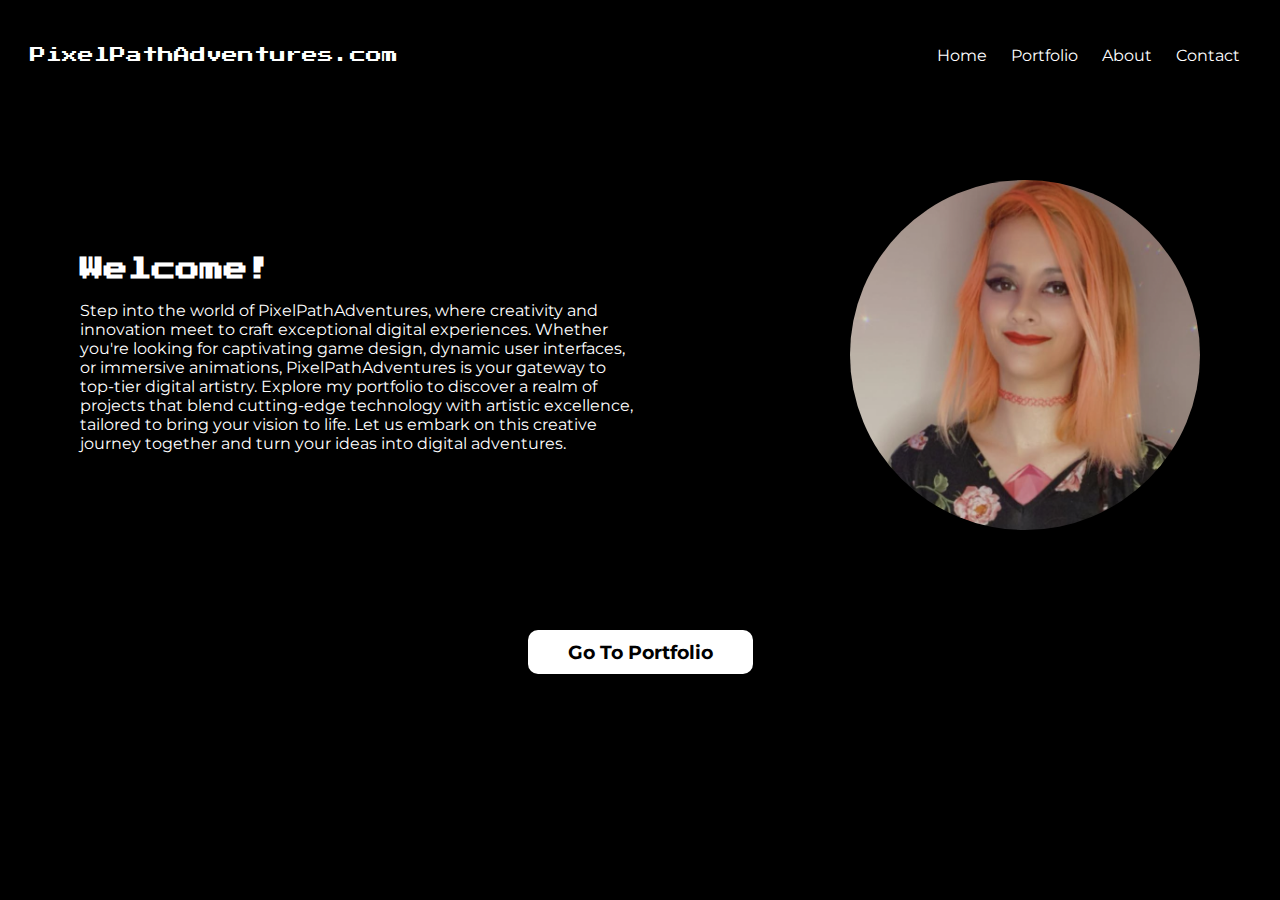
<file: index.html>
<!-- <!DOCTYPE html>

<head>
    <meta charset="utf-8">
    <meta http-equiv="X-UA-Compatible" content="IE=edge">
    <title></title>
    <meta name="description" content="">
    <meta name="viewport" content="width=device-width, initial-scale=1">
    <link rel="stylesheet" href="styles.css">
    <title>Eloura Stark - UX Designer/Researcher</title>
    <link rel="preconnect" href="https://fonts.googleapis.com">
    <link rel="preconnect" href="https://fonts.gstatic.com" crossorigin>
    <link
        href="https://fonts.googleapis.com/css2?family=Montserrat:wght@400;500;600;700&family=Press+Start+2P&display=swap"
        rel="stylesheet">
    <script>
        document.addEventListener("DOMContentLoaded", function() {
    const mobileNav = document.querySelector('.mobileNav img');
    const navOverlay = document.querySelector('.navOverlay');
    const closeBtn = navOverlay.querySelector('img');

    mobileNav.addEventListener('click', function() {
        navOverlay.style.display = 'flex';
    });

    closeBtn.addEventListener('click', function() {
        navOverlay.style.display = 'none';
    });
});

    </script>
</head>

<body>
    <header style="display: flex; align-items:center;">
        <div style="display: flex; align-items: center; gap: 40px">
            <div class="mobileNav">
                <img src="assets/bars-solid.svg" height="30px" onClick="" />
            </div>
            <div class="navOverlay">
                <img src="assets/xmark-solid.svg" height="50px" onClick="" />
                <span><a href="index.html">Home</a></span>
                <span><a href="portfolio.html">Portfolio</a></span>
                <span><a href="about.html">About</a></span>
                <span><a href="contact.html">Contact</a></span>
            </div>
            <div class="mainTitle">PixelPathAdventures.com</div>
        </div>
        <nav>
            <div class="fullNav">
                <span><a href="index.html">Home</a></span>
                <span><a href="portfolio.html">Portfolio</a></span>
                <span><a href="about.html">About</a></span>
                <span><a href="contact.html">Contact</a></span>
            </div>
        </nav>
    </header>
    <main>


        <div>
            <div class="mainContainer">
                <div class="mainLeft">
                    <h2 class="title" style="text-align: left; margin-bottom: 20px">
                        Welcome!
                    </h2>
                    Step into the world of PixelPathAdventures, where creativity and
                    innovation meet to craft exceptional digital experiences. Whether
                    you're looking for captivating game design, dynamic user interfaces,
                    or immersive animations, PixelPathAdventures is your gateway to
                    top-tier digital artistry. Explore my portfolio to discover a realm of
                    projects that blend cutting-edge technology with artistic excellence,
                    tailored to bring your vision to life. Let us embark on this creative
                    journey together and turn your ideas into digital adventures.
                </div>
                <img src="assets/eloura.png" class="portrait" />
            </div>
            <div style="display: flex; justify-content: center;">
            <a href="portfolio.html" class="ui-button" style="
            margin-top: 50px;
            border-radius: 10px;
            background-color: white;
            color: black;
            font-weight: 700;
            font-size: 1.2em;
            padding: 10px 40px;
            font-family: 'Montserrat', sans-serif;
          ">
                Go To Portfolio
            </a>
        </div>
        </div>
    </main>
</body>

</html> -->

<!DOCTYPE html>
<html lang="en">

<head>
    <meta charset="utf-8">
    <meta http-equiv="X-UA-Compatible" content="IE=edge">
    <title>Eloura Stark - UX Designer/Researcher</title>
    <meta name="description" content="">
    <meta name="viewport" content="width=device-width, initial-scale=1">
    <link rel="stylesheet" href="styles.css">
    <link rel="preconnect" href="https://fonts.googleapis.com">
    <link rel="preconnect" href="https://fonts.gstatic.com" crossorigin>
    <link href="https://fonts.googleapis.com/css2?family=Montserrat:wght@400;500;600;700&family=Press+Start+2P&display=swap"
        rel="stylesheet">
    <script>
        document.addEventListener("DOMContentLoaded", function () {
            const mobileNav = document.querySelector('.mobileNav img');
            const navOverlay = document.querySelector('.navOverlay');
            const closeBtn = navOverlay.querySelector('img');

            mobileNav.addEventListener('click', function () {
                navOverlay.style.display = 'flex';
            });

            closeBtn.addEventListener('click', function () {
                navOverlay.style.display = 'none';
            });

            // Dropdown menu functionality
            const portfolioLink = document.querySelector('.portfolio-link');
            const dropdownMenu = document.querySelector('.dropdown-menu');

            portfolioLink.addEventListener('mouseenter', function () {
            console.log('yo')
                dropdownMenu.style.display = 'block';
            });

            portfolioLink.addEventListener('mouseleave', function () {
                dropdownMenu.style.display = 'none';
            });

            dropdownMenu.addEventListener('mouseenter', function () {
                dropdownMenu.style.display = 'block';
            });

            dropdownMenu.addEventListener('mouseleave', function () {
                dropdownMenu.style.display = 'none';
            });
        });
    </script>
</head>

<body>
    <header style="display: flex; align-items:center;">
        <div style="display: flex; align-items: center; gap: 40px">
            <div class="mobileNav">
                <img src="assets/bars-solid.svg" height="30px" onClick="" />
            </div>
            <div class="navOverlay">
                <img src="assets/xmark-solid.svg" height="50px" onClick="" />
                <span><a href="index.html">Home</a></span>
                <span><a href="portfolio.html" class="portfolio-link">Portfolio</a></span>
                <div class="dropdown-menu">
                    <span><a href="gamelux.html">GameLux</a></span>
                    <span><a href="citypups.html">CityPups</a></span>
                    <span><a href="subhub.html">$ubHub</a></span>
                    <span><a href="threedaily.html">ThreeDaily</a></span>
                </div>
                <span><a href="about.html">About</a></span>
                <span><a href="contact.html">Contact</a></span>
            </div>
            <div class="mainTitle">PixelPathAdventures.com</div>
        </div>
        <nav>
            <div class="fullNav">
                <span><a href="index.html">Home</a></span>
                <div class="portfolio-dropdown">
                    <span><a href="portfolio.html" class="portfolio-link">Portfolio</a></span>
                    <div class="dropdown-menu">
                        <span><a href="gamelux.html">GameLux</a></span>
                        <span><a href="citypups.html">CityPups</a></span>
                        <span><a href="subhub.html">$ubHub</a></span>
                        <span><a href="threedaily.html">ThreeDaily</a></span>
                    </div>
                </div>
                <span><a href="about.html">About</a></span>
                <span><a href="contact.html">Contact</a></span>
            </div>
        </nav>
    </header>
    <main>
        <div>
            <div class="mainContainer">
                <div class="mainLeft">
                    <h2 class="title" style="text-align: left; margin-bottom: 20px">
                        Welcome!
                    </h2>
                    Step into the world of PixelPathAdventures, where creativity and
                    innovation meet to craft exceptional digital experiences. Whether
                    you're looking for captivating game design, dynamic user interfaces,
                    or immersive animations, PixelPathAdventures is your gateway to
                    top-tier digital artistry. Explore my portfolio to discover a realm of
                    projects that blend cutting-edge technology with artistic excellence,
                    tailored to bring your vision to life. Let us embark on this creative
                    journey together and turn your ideas into digital adventures.
                </div>
                <img src="assets/eloura.png" class="portrait" />
            </div>
            <div style="display: flex; justify-content: center;">
                <a href="portfolio.html" class="ui-button" style="
            margin-top: 50px;
            border-radius: 10px;
            background-color: white;
            color: black;
            font-weight: 700;
            font-size: 1.2em;
            padding: 10px 40px;
            font-family: 'Montserrat', sans-serif;
          ">
                    Go To Portfolio
                </a>
            </div>
        </div>
    </main>
</body>

</html>
</file>
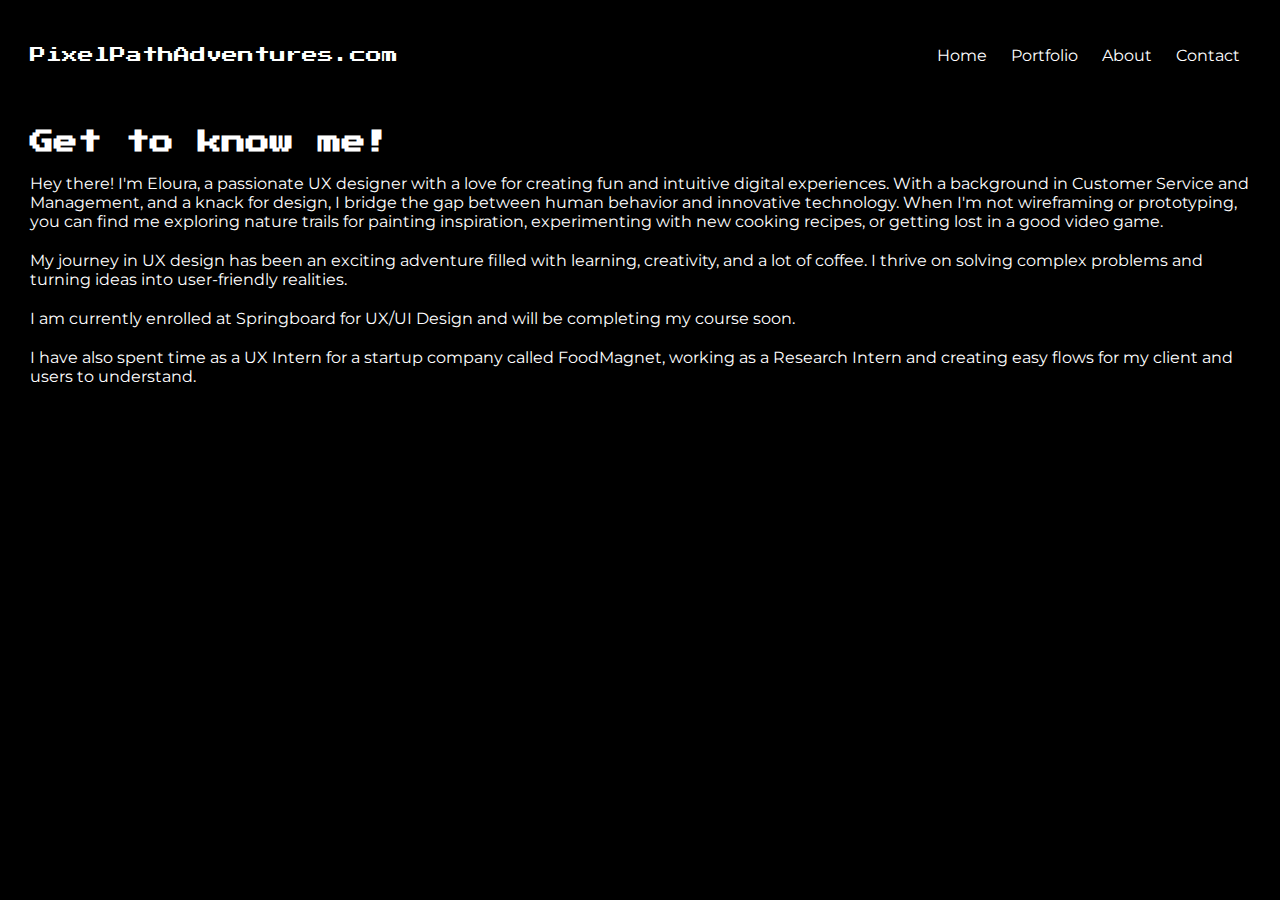
<file: about.html>
<!DOCTYPE html>

<head>
    <meta charset="utf-8">
    <meta http-equiv="X-UA-Compatible" content="IE=edge">
    <title></title>
    <meta name="description" content="">
    <meta name="viewport" content="width=device-width, initial-scale=1">
    <link rel="stylesheet" href="styles.css">
    <title>Eloura Stark - UX Designer/Researcher</title>
    <link rel="preconnect" href="https://fonts.googleapis.com">
    <link rel="preconnect" href="https://fonts.gstatic.com" crossorigin>
    <link
        href="https://fonts.googleapis.com/css2?family=Montserrat:wght@400;500;600;700&family=Press+Start+2P&display=swap"
        rel="stylesheet">
    <script>
        document.addEventListener("DOMContentLoaded", function() {
    const mobileNav = document.querySelector('.mobileNav img');
    const navOverlay = document.querySelector('.navOverlay');
    const closeBtn = navOverlay.querySelector('img');

    mobileNav.addEventListener('click', function() {
        navOverlay.style.display = 'flex';
    });

    closeBtn.addEventListener('click', function() {
        navOverlay.style.display = 'none';
    });
});

    </script>
</head>

<body>
  <header style="display: flex; align-items:center;">
    <div style="display: flex; align-items: center; gap: 40px">
        <div class="mobileNav">
            <img src="assets/bars-solid.svg" height="30px" onClick="" />
        </div>
        <div class="navOverlay">
            <img src="assets/xmark-solid.svg" height="50px" onClick="" />
            <span><a href="index.html">Home</a></span>
            <span><a href="portfolio.html" class="portfolio-link">Portfolio</a></span>
            <div class="dropdown-menu">
                <span><a href="gamelux.html">GameLux</a></span>
                <span><a href="citypups.html">CityPups</a></span>
                <span><a href="subhub.html">$ubHub</a></span>
                <span><a href="threedaily.html">ThreeDaily</a></span>
            </div>
            <span><a href="about.html">About</a></span>
            <span><a href="contact.html">Contact</a></span>
        </div>
        <div class="mainTitle">PixelPathAdventures.com</div>
    </div>
    <nav>
        <div class="fullNav">
            <span><a href="index.html">Home</a></span>
            <div class="portfolio-dropdown">
                <span><a href="portfolio.html" class="portfolio-link">Portfolio</a></span>
                <div class="dropdown-menu">
                    <span><a href="gamelux.html">GameLux</a></span>
                    <span><a href="citypups.html">CityPups</a></span>
                    <span><a href="subhub.html">$ubHub</a></span>
                    <span><a href="threedaily.html">ThreeDaily</a></span>
                </div>
            </div>
            <span><a href="about.html">About</a></span>
            <span><a href="contact.html">Contact</a></span>
        </div>
    </nav>
</header>
      <main>
     
        <div style="margin-top: 50px">
            <h2 class="title" style="text-align: left; margin-bottom: 20px;">Get to know me!</h2>
            <div style="display: flex; flex-direction: column; gap: 20px;">
              <p>
                Hey there! I'm Eloura, a passionate UX designer with a love for
                creating fun and intuitive digital experiences. With a background in
                Customer Service and Management, and a knack for design, I bridge the
                gap between human behavior and innovative technology. When I'm not
                wireframing or prototyping, you can find me exploring nature trails
                for painting inspiration, experimenting with new cooking recipes, or
                getting lost in a good video game.
              </p>
              <p>
                My journey in UX design has been an exciting adventure filled with
                learning, creativity, and a lot of coffee. I thrive on solving complex
                problems and turning ideas into user-friendly realities.
              </p>
              <p>
                I am currently enrolled at Springboard for UX/UI Design and will be
                completing my course soon.
              </p>
              <p>
                I have also spent time as a UX Intern for a startup company called
                FoodMagnet, working as a Research Intern and creating easy flows for
                my client and users to understand.
              </p>
            </div>
          </div>
      </main>
        
        
    </body>
</html>
</file>
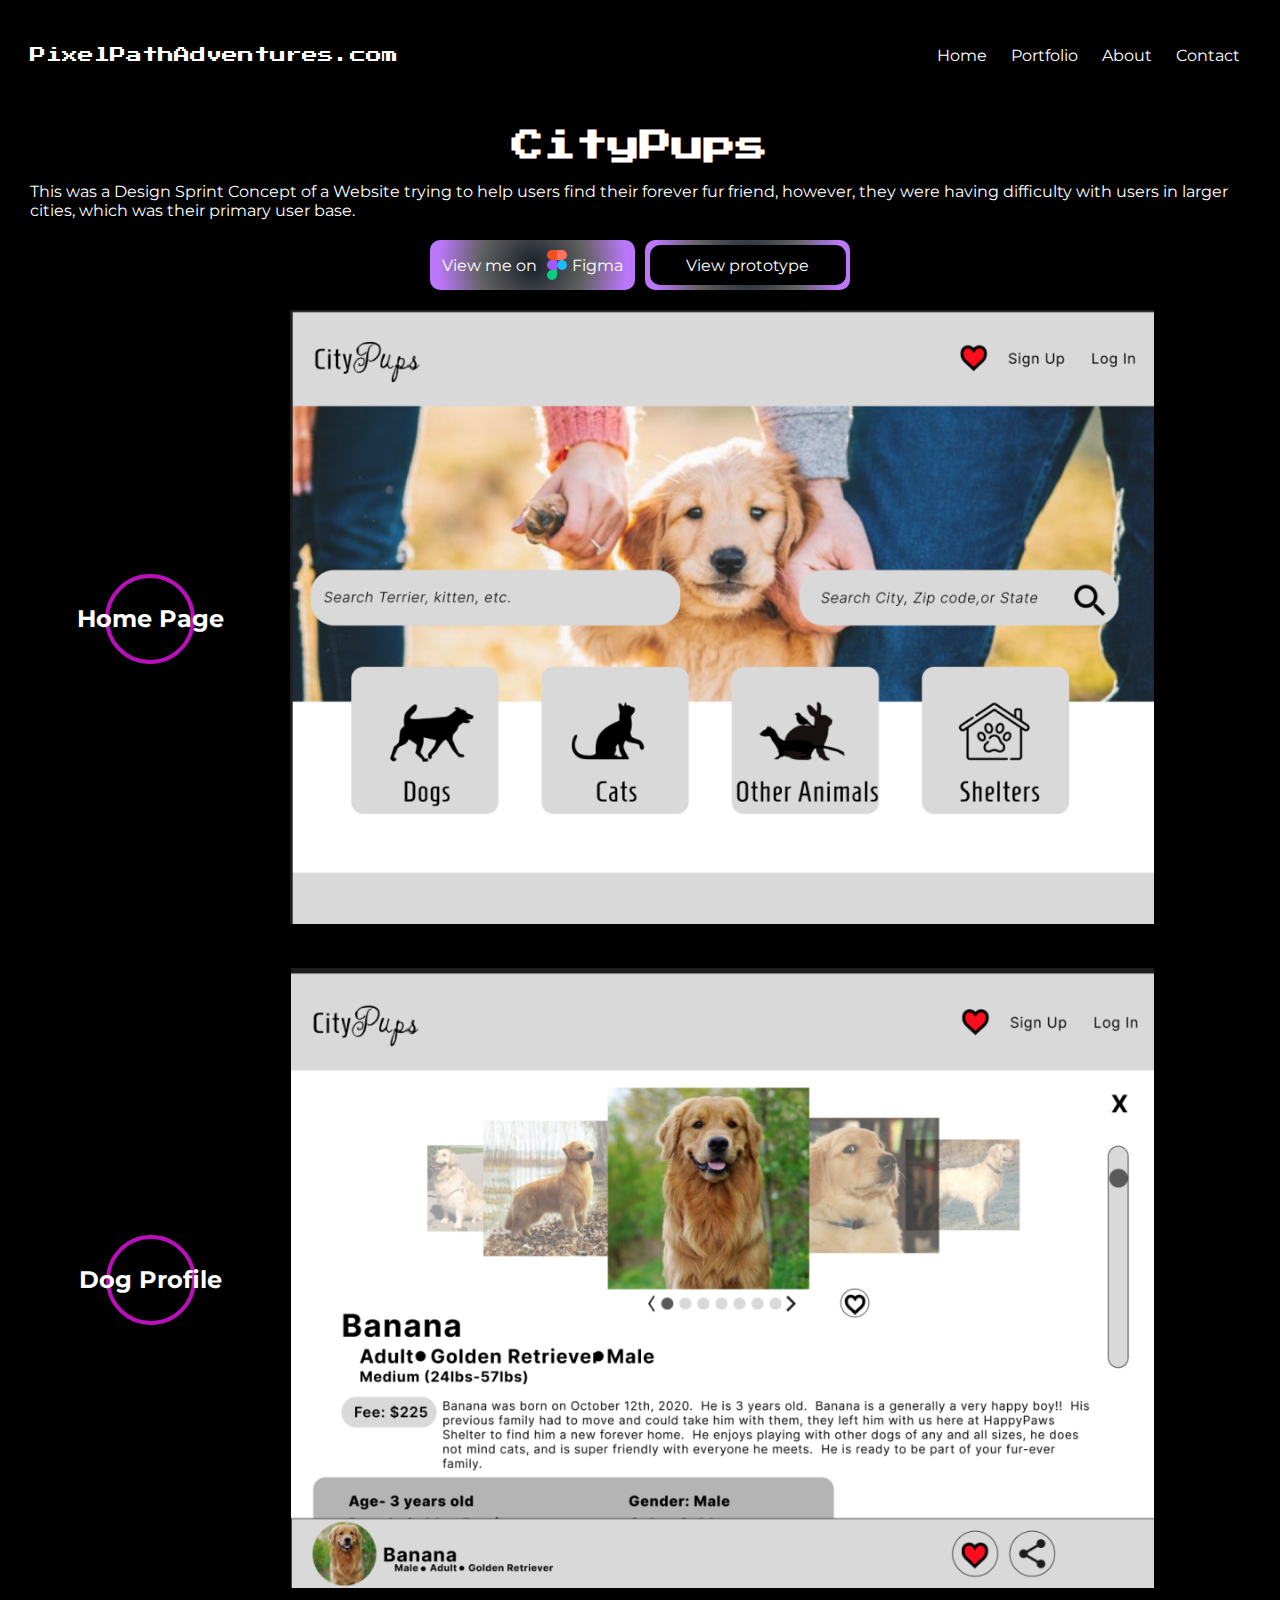
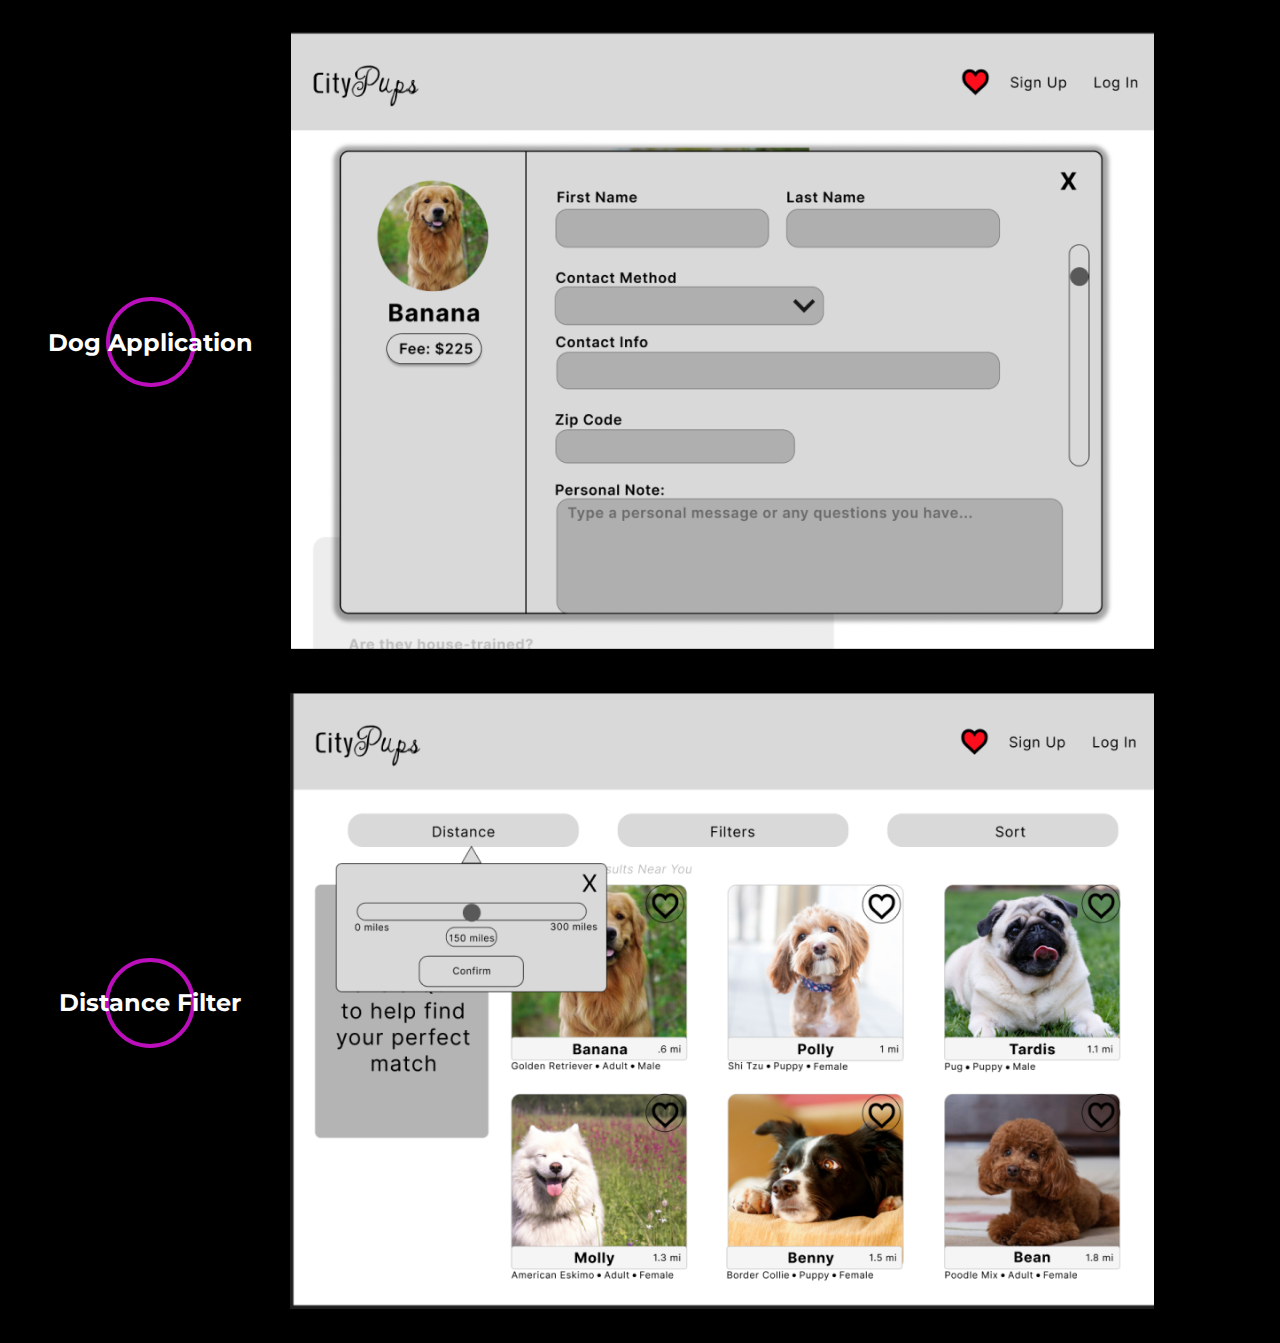
<file: citypups.html>
<!DOCTYPE html>

<head>
    <meta charset="utf-8">
    <meta http-equiv="X-UA-Compatible" content="IE=edge">
    <title></title>
    <meta name="description" content="">
    <meta name="viewport" content="width=device-width, initial-scale=1">
    <link rel="stylesheet" href="styles.css">
    <title>Eloura Stark - UX Designer/Researcher</title>
    <link rel="preconnect" href="https://fonts.googleapis.com">
    <link rel="preconnect" href="https://fonts.gstatic.com" crossorigin>
    <link
        href="https://fonts.googleapis.com/css2?family=Montserrat:wght@400;500;600;700&family=Press+Start+2P&display=swap"
        rel="stylesheet">
    <script>
        document.addEventListener("DOMContentLoaded", function () {
            const mobileNav = document.querySelector('.mobileNav img');
            const navOverlay = document.querySelector('.navOverlay');
            const closeBtn = navOverlay.querySelector('img');

            mobileNav.addEventListener('click', function () {
                navOverlay.style.display = 'flex';
            });

            closeBtn.addEventListener('click', function () {
                navOverlay.style.display = 'none';
            });
        });

    </script>
</head>

<body>
    <header style="display: flex; align-items:center;">
        <div style="display: flex; align-items: center; gap: 40px">
            <div class="mobileNav">
                <img src="assets/bars-solid.svg" height="30px" onClick="" />
            </div>
            <div class="navOverlay">
                <img src="assets/xmark-solid.svg" height="50px" onClick="" />
                <span><a href="index.html">Home</a></span>
                <span><a href="portfolio.html" class="portfolio-link">Portfolio</a></span>
                <div class="dropdown-menu">
                    <span><a href="gamelux.html">GameLux</a></span>
                    <span><a href="citypups.html">CityPups</a></span>
                    <span><a href="subhub.html">$ubHub</a></span>
                    <span><a href="threedaily.html">ThreeDaily</a></span>
                </div>
                <span><a href="about.html">About</a></span>
                <span><a href="contact.html">Contact</a></span>
            </div>
            <div class="mainTitle">PixelPathAdventures.com</div>
        </div>
        <nav>
            <div class="fullNav">
                <span><a href="index.html">Home</a></span>
                <div class="portfolio-dropdown">
                    <span><a href="portfolio.html" class="portfolio-link">Portfolio</a></span>
                    <div class="dropdown-menu">
                        <span><a href="gamelux.html">GameLux</a></span>
                        <span><a href="citypups.html">CityPups</a></span>
                        <span><a href="subhub.html">$ubHub</a></span>
                        <span><a href="threedaily.html">ThreeDaily</a></span>
                    </div>
                </div>
                <span><a href="about.html">About</a></span>
                <span><a href="contact.html">Contact</a></span>
            </div>
        </nav>
    </header>
    <main>
        <div style="display: flex; flex-direction: column; align-items: center; gap: 20px; margin-top: 50px">
            <h1 class="title">CityPups</h1>
            <p>
                This was a Design Sprint Concept of a Website trying to help users find their forever fur friend,
                however, they were having difficulty with users in larger cities, which was their primary user base.
            </p>
            <div style="width: 420px; display: flex; gap: 10px">
                <a href="https://www.figma.com/design/l13KiJCHBM54avDHqWxrMh/CityPups-Case-Study?node-id=0-1&t=3T9yuaccL7Xxz6yd-1"
                    target="_blank" class="figmaButton">
                    View me on <img src="assets/figmalogo.svg" style="width:20px; margin-left: 10px; margin-right: 5px;" />
                    Figma
                </a>
                <a href="https://www.figma.com/proto/N4u8STtBNW01hekqOfHF4E/CityPups?node-id=1-2&t=oeAo1QOnoNQsJE5F-0&scaling=scale-down&content-scaling=fixed&page-id=0%3A1&starting-point-node-id=1%3A2"
                    target="_blank" class="prototypeButton" style="padding:0">
                    <div>View prototype</div>
                </a>
            </div>
            <div style="width: 100%">
                <div class="portImgContainer">
                    <div class="portImgLabel">
                        <h2>Home Page</h2>
                        <div class="portImgLabelText">
                           
                        </div>
                        
                    </div>
                    <div>
                        <img src="assets/CityPupsDesigns1.png" style="width: 90%" />
                    </div>
                </div>
            </div>
            <div style="margin-top: 20px; width: 100%">
                <div class="portImgContainer">
                    <div class="portImgLabel">
                        <h2 style="text-align: center">Dog Profile</h2>
                        <div class="portImgLabelText">
                           
                        </div>
                        
                    </div>
                    <div>
                        <img src="assets/CityPupsDesigns2.png" style="width: 90%" />
                    </div>
                </div>
            </div>
            <div style="margin-top: 20px; width: 100%">
                <div class="portImgContainer">
                    <div class="portImgLabel">
                        <h2 style="text-align: center">Dog Application</h2>
                        <div class="portImgLabelText">
                            
                        </div>
                        
                    </div>
                    <div>
                        <img src="assets/CityPupsDesigns3.png" style="width: 90%" />
                    </div>
                </div>
            </div>
            <div style="margin-top: 20px; width: 100%">
                <div class="portImgContainer">
                    <div class="portImgLabel">
                        <h2 style="text-align: center">Distance Filter</h2>
                        <div class="portImgLabelText">
                            
                        </div>
                        
                    </div>
                    <div>
                        <img src="assets/CityPupsDesigns4.png" style="width: 90%" />
                    </div>
                </div>
            </div>
        </div>
       
    </main>


</body>

</html>
</file>
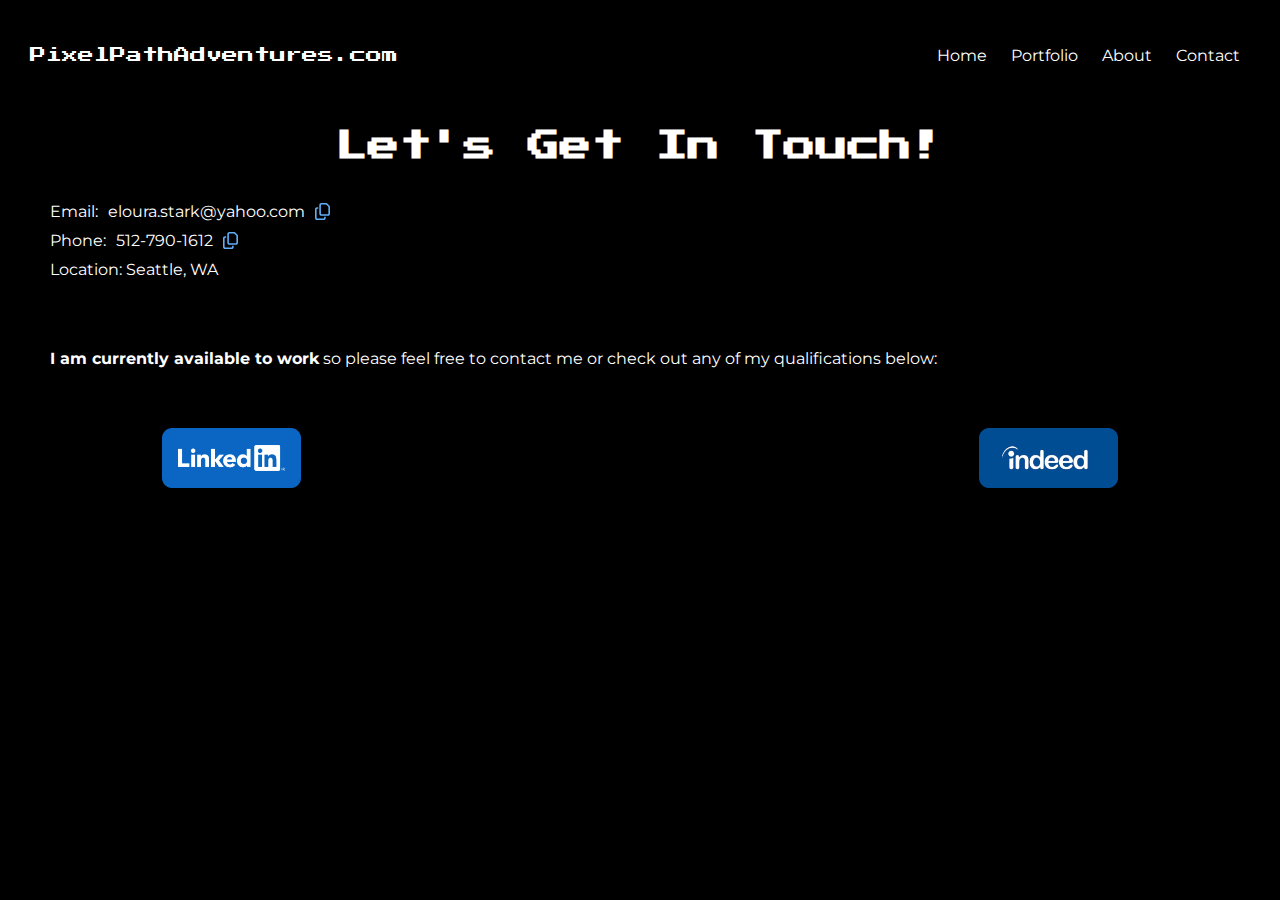
<file: contact.html>
<!DOCTYPE html>

<head>
    <meta charset="utf-8">
    <meta http-equiv="X-UA-Compatible" content="IE=edge">
    <title></title>
    <meta name="description" content="">
    <meta name="viewport" content="width=device-width, initial-scale=1">
    <link rel="stylesheet" href="styles.css">
    <title>Eloura Stark - UX Designer/Researcher</title>
    <link rel="preconnect" href="https://fonts.googleapis.com">
    <link rel="preconnect" href="https://fonts.gstatic.com" crossorigin>
    <link
        href="https://fonts.googleapis.com/css2?family=Montserrat:wght@400;500;600;700&family=Press+Start+2P&display=swap"
        rel="stylesheet">
    <script>
        document.addEventListener("DOMContentLoaded", function () {
            const mobileNav = document.querySelector('.mobileNav img');
            const navOverlay = document.querySelector('.navOverlay');
            const closeBtn = navOverlay.querySelector('img');

            mobileNav.addEventListener('click', function () {
                navOverlay.style.display = 'flex';
            });

            closeBtn.addEventListener('click', function () {
                navOverlay.style.display = 'none';
            });
        });

        function copyToClipboard(elementId) {
            const textSpan = document.getElementById(elementId);
            const text = textSpan.textContent.replace('Email: ', '');

            const tempInput = document.createElement('input');
            tempInput.value = text;
            document.body.appendChild(tempInput);

            tempInput.select();
            document.execCommand('copy');

            document.body.removeChild(tempInput);
        }


    </script>
</head>

<body>
    <header style="display: flex; align-items:center;">
        <div style="display: flex; align-items: center; gap: 40px">
            <div class="mobileNav">
                <img src="assets/bars-solid.svg" height="30px" onClick="" />
            </div>
            <div class="navOverlay">
                <img src="assets/xmark-solid.svg" height="50px" onClick="" />
                <span><a href="index.html">Home</a></span>
                <span><a href="portfolio.html" class="portfolio-link">Portfolio</a></span>
                <div class="dropdown-menu">
                    <span><a href="gamelux.html">GameLux</a></span>
                    <span><a href="citypups.html">CityPups</a></span>
                    <span><a href="subhub.html">$ubHub</a></span>
                    <span><a href="threedaily.html">ThreeDaily</a></span>
                </div>
                <span><a href="about.html">About</a></span>
                <span><a href="contact.html">Contact</a></span>
            </div>
            <div class="mainTitle">PixelPathAdventures.com</div>
        </div>
        <nav>
            <div class="fullNav">
                <span><a href="index.html">Home</a></span>
                <div class="portfolio-dropdown">
                    <span><a href="portfolio.html" class="portfolio-link">Portfolio</a></span>
                    <div class="dropdown-menu">
                        <span><a href="gamelux.html">GameLux</a></span>
                        <span><a href="citypups.html">CityPups</a></span>
                        <span><a href="subhub.html">$ubHub</a></span>
                        <span><a href="threedaily.html">ThreeDaily</a></span>
                    </div>
                </div>
                <span><a href="about.html">About</a></span>
                <span><a href="contact.html">Contact</a></span>
            </div>
        </nav>
    </header>
    <main>
        <div style="margin-top: 50px;">
            <div>
                <h1 class="title" style="text-align: center; margin-bottom: 20px;">Let's Get In Touch!</h1>
                <div style="display: flex;
                  flex-direction: column;
                  align-items: flex-start;
                  gap: 10px;
                  padding: 20px">
                    <div style="display: flex; gap: 10px; align-items: center;">
                        <span>Email: </span><span id="email">eloura.stark@yahoo.com</span><img style="width:15px; cursor: pointer;"
                            src="assets/copy-regular.svg" onclick="copyToClipboard('email')">
                    </div>
                    <div style="display: flex; gap: 10px; align-items: center;">
                        <span>Phone: </span><span id="phone">512-790-1612</span><img style="width:15px; cursor: pointer;"
                            src="assets/copy-regular.svg" onclick="copyToClipboard('phone')">
                    </div>

                    <span>Location: Seattle, WA</span>
                    <div style="margin-top: 60px;">
                        <b>I am currently available to work</b> so please feel free to contact
                        me or check out any of my qualifications below:
                    </div>
                </div>

                <div
                    style="display: flex; justify-content: space-between; width: 80%; margin-top: 40px; margin-left: auto; margin-right: auto">
                    <a href="https://www.linkedin.com/in/eloura-stark/" target="_blank"><img src="assets/linkedin.png"
                            class="social" /></a>
                    <a href="https://profile.indeed.com/p/elouraelys-vdmn6yv" target="_blank"><img
                            src="assets/indeed.png" class="social" /></a>
                </div>
            </div>
        </div>
    </main>


</body>

</html>
</file>
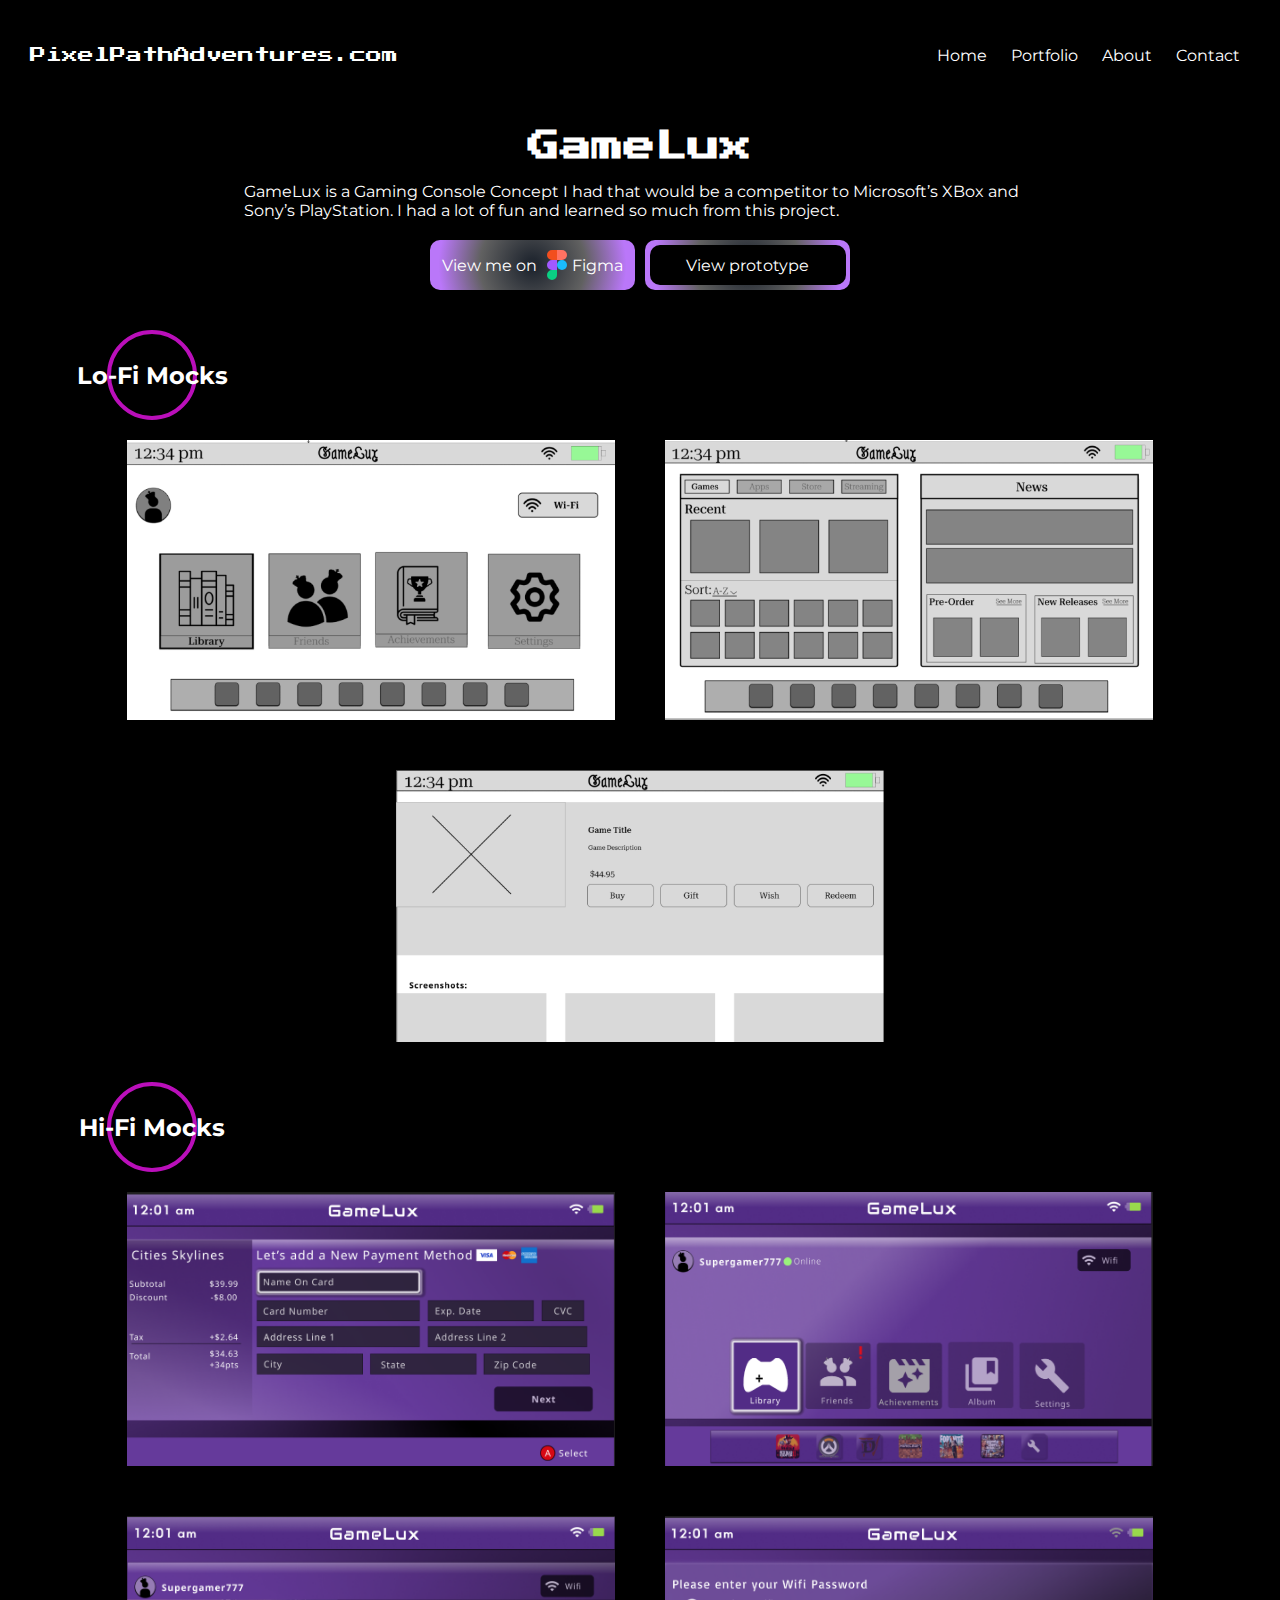
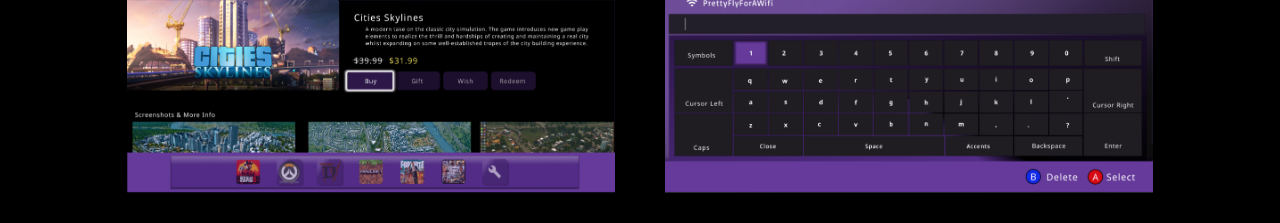
<file: gamelux.html>
<!DOCTYPE html>

<head>
    <meta charset="utf-8">
    <meta http-equiv="X-UA-Compatible" content="IE=edge">
    <title></title>
    <meta name="description" content="">
    <meta name="viewport" content="width=device-width, initial-scale=1">
    <link rel="stylesheet" href="styles.css">
    <title>Eloura Stark - UX Designer/Researcher</title>
    <link rel="preconnect" href="https://fonts.googleapis.com">
    <link rel="preconnect" href="https://fonts.gstatic.com" crossorigin>
    <link
        href="https://fonts.googleapis.com/css2?family=Montserrat:wght@400;500;600;700&family=Press+Start+2P&display=swap"
        rel="stylesheet">
    <script>
        document.addEventListener("DOMContentLoaded", function () {
            const mobileNav = document.querySelector('.mobileNav img');
            const navOverlay = document.querySelector('.navOverlay');
            const closeBtn = navOverlay.querySelector('img');

            mobileNav.addEventListener('click', function () {
                navOverlay.style.display = 'flex';
            });

            closeBtn.addEventListener('click', function () {
                navOverlay.style.display = 'none';
            });
        });

    </script>
</head>

<body>
    <header style="display: flex; align-items:center;">
        <div style="display: flex; align-items: center; gap: 40px">
            <div class="mobileNav">
                <img src="assets/bars-solid.svg" height="30px" onClick="" />
            </div>
            <div class="navOverlay">
                <img src="assets/xmark-solid.svg" height="50px" onClick="" />
                <span><a href="index.html">Home</a></span>
                <span><a href="portfolio.html" class="portfolio-link">Portfolio</a></span>
                <div class="dropdown-menu">
                    <span><a href="gamelux.html">GameLux</a></span>
                    <span><a href="citypups.html">CityPups</a></span>
                    <span><a href="subhub.html">$ubHub</a></span>
                    <span><a href="threedaily.html">ThreeDaily</a></span>
                </div>
                <span><a href="about.html">About</a></span>
                <span><a href="contact.html">Contact</a></span>
            </div>
            <div class="mainTitle">PixelPathAdventures.com</div>
        </div>
        <nav>
            <div class="fullNav">
                <span><a href="index.html">Home</a></span>
                <div class="portfolio-dropdown">
                    <span><a href="portfolio.html" class="portfolio-link">Portfolio</a></span>
                    <div class="dropdown-menu">
                        <span><a href="gamelux.html">GameLux</a></span>
                        <span><a href="citypups.html">CityPups</a></span>
                        <span><a href="subhub.html">$ubHub</a></span>
                        <span><a href="threedaily.html">ThreeDaily</a></span>
                    </div>
                </div>
                <span><a href="about.html">About</a></span>
                <span><a href="contact.html">Contact</a></span>
            </div>
        </nav>
    </header>
    <main>
        <div style="display: flex; flex-direction: column; align-items: center; gap: 20px; margin-top: 50px;">
            <h1 class="title">GameLux</h1>
            <p style="max-width: 65%">
                GameLux is a Gaming Console Concept I had that would be a competitor to Microsoft’s XBox and Sony’s
                PlayStation. I had a lot of fun and learned so much from this project.
            </p>
           
            <div style="width: 420px; display: flex; gap: 10px">
                <a href="https://www.figma.com/design/pocijeOq9X4YRSk1vo6SvZ/Case-Study-GameLux?node-id=0-1&t=QZBHUzO4VlQI8tjw-1"
                target="_blank" class="figmaButton">
                View me on <img src="assets/figmalogo.svg" style="width:20px; margin-left: 10px; margin-right: 5px;" />
                Figma
            </a>
                <a href="https://www.figma.com/proto/1A9TWehrHqYm0qQW9Bb0X1/GameLux-HF-Prototype?node-id=819-310&t=CCnNJmVJ9WjI2gj0-0&scaling=scale-down&content-scaling=fixed&page-id=0%3A1"
                    target="_blank" class="prototypeButton" style="padding:0">
                    <div>View prototype</div>
                </a>
            </div>
            <div style="margin-top: 20px; width: 100%">
                <div class="portImgLabel" style="margin-bottom: 20px">
                    <h2 style="text-align: center">Lo-Fi Mocks</h2>
                    <div class="portImgLabelText"> 
                    </div>  
                </div>
                <div class="portImgContainer">
                    <div style="display: flex; justify-content: center; gap: 50px; flex-wrap: wrap">
                        <img src="assets/GameLuxLofi1.png" style="width: 40%" />
                        <img src="assets/GameLuxLofi2.png" style="width: 40%" />
                        <img src="assets/GameLuxLofi3.png" style="width: 40%" />
                    </div>
                </div>
            </div>
            <div style="margin-top: 20px; width: 100%">
                <div class="portImgLabel" style="margin-bottom: 20px">
                    <h2 style="text-align: center">Hi-Fi Mocks</h2>
                    <div class="portImgLabelText"> 
                    </div>  
                </div>
                <div class="portImgContainer">
                    <div style="display: flex; justify-content: center; gap: 50px; flex-wrap: wrap">
                        <img src="assets/GameLuxHifi1.png" style="width: 40%" />
                        <img src="assets/GameLuxHifi2.png" style="width: 40%" />
                        <img src="assets/GameLuxHifi3.png" style="width: 40%" />
                        <img src="assets/GameLuxHifi4.png" style="width: 40%" />
                    </div>
                </div>
            </div>
        </div>
    </main>


</body>

</html>
</file>
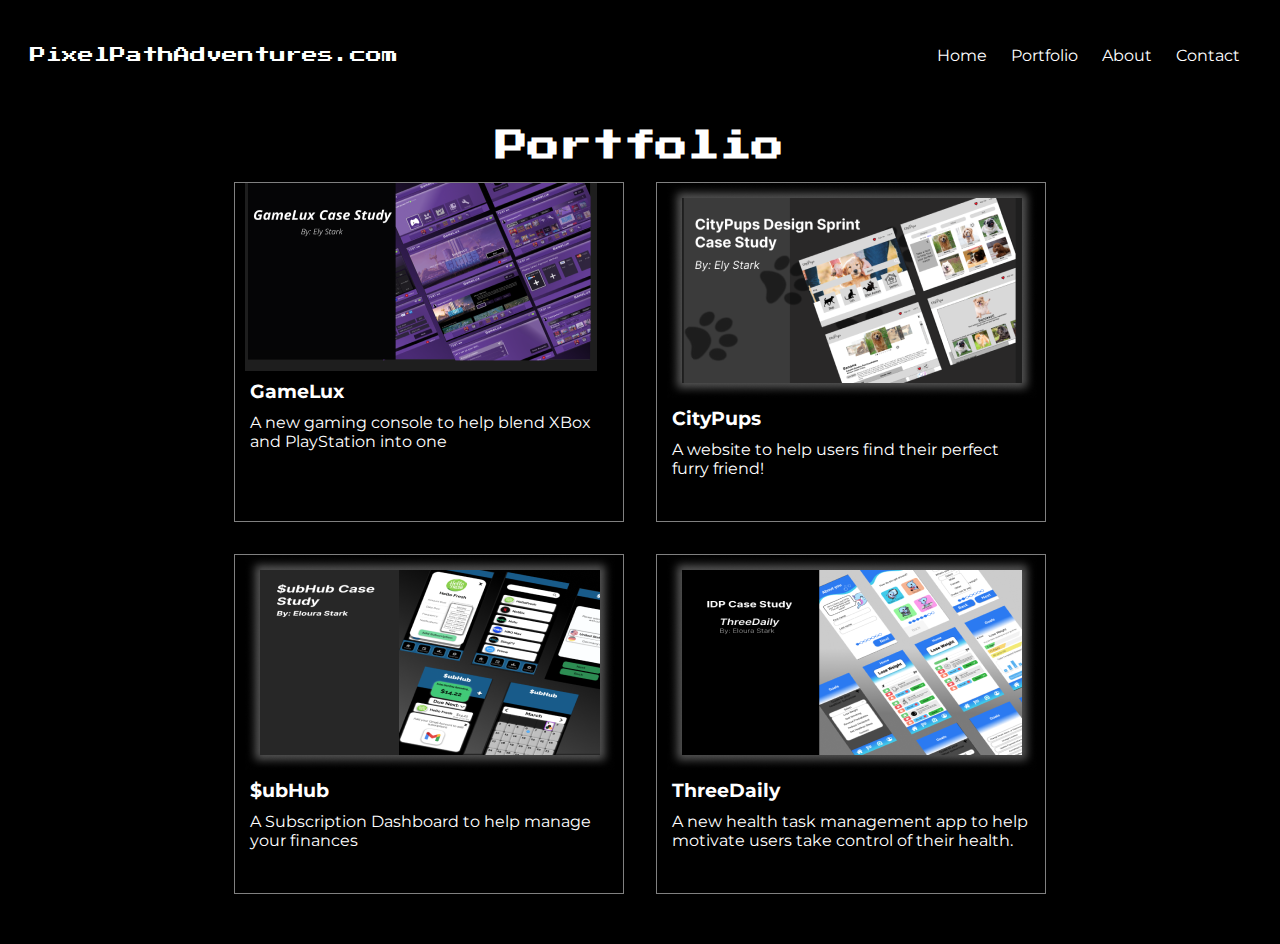
<file: portfolio.html>
<!DOCTYPE html>

<head>
    <meta charset="utf-8">
    <meta http-equiv="X-UA-Compatible" content="IE=edge">
    <title></title>
    <meta name="description" content="">
    <meta name="viewport" content="width=device-width, initial-scale=1">
    <link rel="stylesheet" href="styles.css">
    <title>Eloura Stark - UX Designer/Researcher</title>
    <link rel="preconnect" href="https://fonts.googleapis.com">
    <link rel="preconnect" href="https://fonts.gstatic.com" crossorigin>
    <link
        href="https://fonts.googleapis.com/css2?family=Montserrat:wght@400;500;600;700&family=Press+Start+2P&display=swap"
        rel="stylesheet">
    <script>
        document.addEventListener("DOMContentLoaded", function() {
    const mobileNav = document.querySelector('.mobileNav img');
    const navOverlay = document.querySelector('.navOverlay');
    const closeBtn = navOverlay.querySelector('img');

    mobileNav.addEventListener('click', function() {
        navOverlay.style.display = 'flex';
    });

    closeBtn.addEventListener('click', function() {
        navOverlay.style.display = 'none';
    });
});

    </script>
</head>

<body>
    <header style="display: flex; align-items:center;">
        <div style="display: flex; align-items: center; gap: 40px">
            <div class="mobileNav">
                <img src="assets/bars-solid.svg" height="30px" onClick="" />
            </div>
            <div class="navOverlay">
                <img src="assets/xmark-solid.svg" height="50px" onClick="" />
                <span><a href="index.html">Home</a></span>
                <span><a href="portfolio.html" class="portfolio-link">Portfolio</a></span>
                <div class="dropdown-menu">
                    <span><a href="gamelux.html">GameLux</a></span>
                    <span><a href="citypups.html">CityPups</a></span>
                    <span><a href="subhub.html">$ubHub</a></span>
                    <span><a href="threedaily.html">ThreeDaily</a></span>
                </div>
                <span><a href="about.html">About</a></span>
                <span><a href="contact.html">Contact</a></span>
            </div>
            <div class="mainTitle">PixelPathAdventures.com</div>
        </div>
        <nav>
            <div class="fullNav">
                <span><a href="index.html">Home</a></span>
                <div class="portfolio-dropdown">
                    <span><a href="portfolio.html" class="portfolio-link">Portfolio</a></span>
                    <div class="dropdown-menu">
                        <span><a href="gamelux.html">GameLux</a></span>
                        <span><a href="citypups.html">CityPups</a></span>
                        <span><a href="subhub.html">$ubHub</a></span>
                        <span><a href="threedaily.html">ThreeDaily</a></span>
                    </div>
                </div>
                <span><a href="about.html">About</a></span>
                <span><a href="contact.html">Contact</a></span>
            </div>
        </nav>
    </header>
      <main>
        <div style="margin-top: 50px">
        <h1 class="title" style="text-align: center;">Portfolio</h1>
        <div class="projectContainer">
            <a class="project" href="gamelux.html">
                <img src="assets/gamelux.png" />
                <h3>GameLux</h3>
                <p>
                    A new gaming console to help blend XBox and PlayStation into one
                </p>
            </a>
            <a class="project" href="citypups.html">
                <img src="assets/CityPups.png" />
                <h3>CityPups</h3>
                <p>
                    A website to help users find their perfect furry friend!
                </p>
            </a>
            <a class="project" href="subhub.html">
                <img src="assets/subhub.png" />
                <h3>$ubHub</h3>
                <p>
                    A Subscription Dashboard to help manage your finances
                </p>
            </a>
            <a class="project" href="threedaily.html">
                <img src="assets/ThreeDaily.png" />
                <h3>ThreeDaily</h3>
                <p>
                    A new health task management app to help motivate users take control of their health.
                </p>
            </a>
          </div>
        </div>
      </main>
        
        
    </body>
</html>
</file>
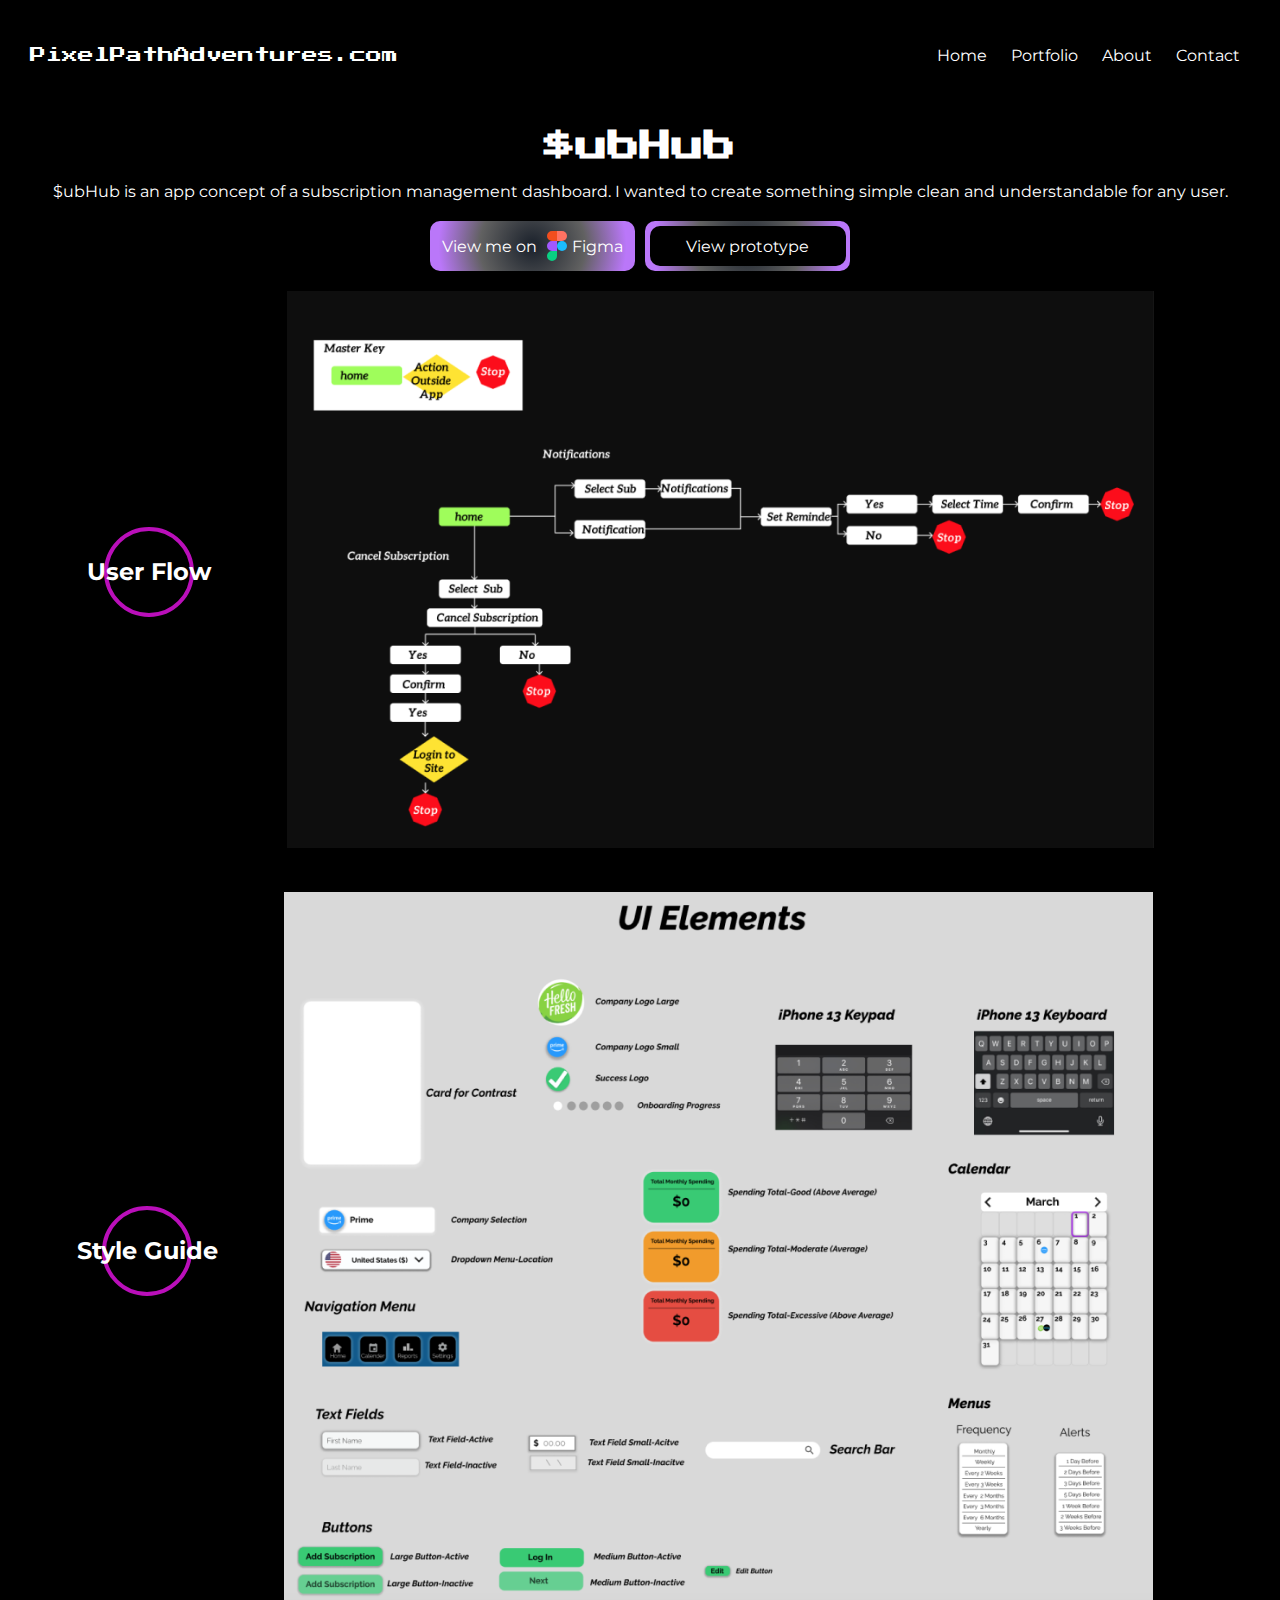
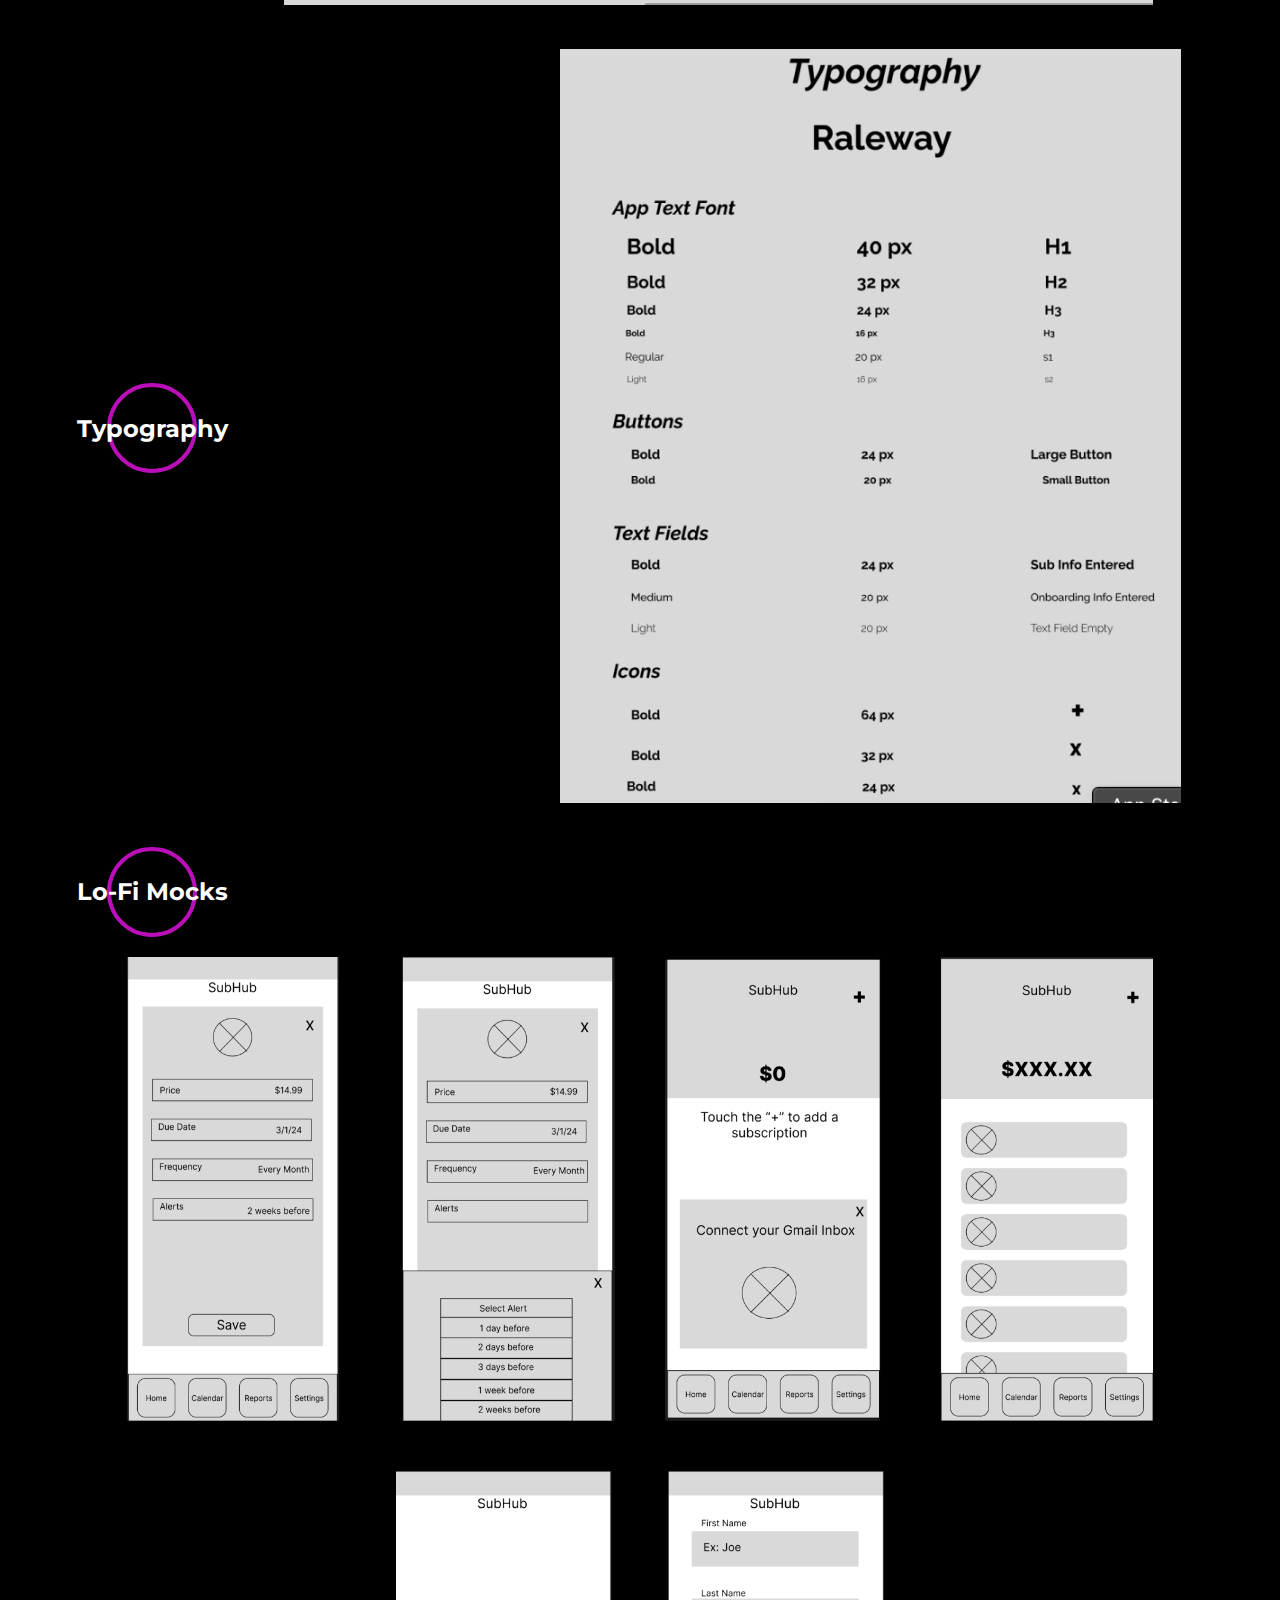
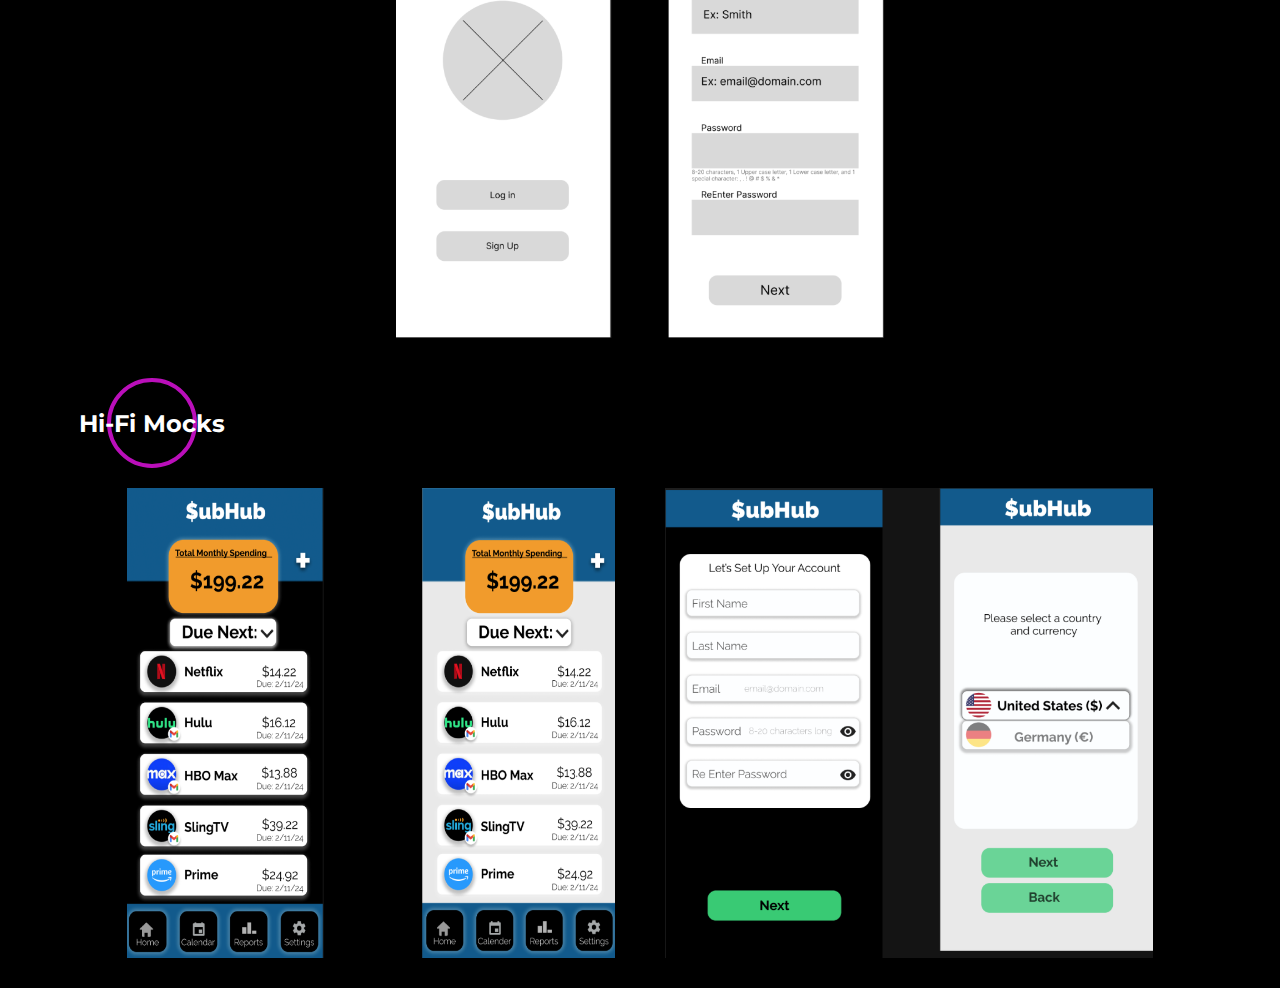
<file: subhub.html>
<!DOCTYPE html>

<head>
    <meta charset="utf-8">
    <meta http-equiv="X-UA-Compatible" content="IE=edge">
    <title></title>
    <meta name="description" content="">
    <meta name="viewport" content="width=device-width, initial-scale=1">
    <link rel="stylesheet" href="styles.css">
    <title>Eloura Stark - UX Designer/Researcher</title>
    <link rel="preconnect" href="https://fonts.googleapis.com">
    <link rel="preconnect" href="https://fonts.gstatic.com" crossorigin>
    <link
        href="https://fonts.googleapis.com/css2?family=Montserrat:wght@400;500;600;700&family=Press+Start+2P&display=swap"
        rel="stylesheet">
    <script>
        document.addEventListener("DOMContentLoaded", function () {
            const mobileNav = document.querySelector('.mobileNav img');
            const navOverlay = document.querySelector('.navOverlay');
            const closeBtn = navOverlay.querySelector('img');

            mobileNav.addEventListener('click', function () {
                navOverlay.style.display = 'flex';
            });

            closeBtn.addEventListener('click', function () {
                navOverlay.style.display = 'none';
            });
        });

    </script>
</head>

<body>
    <header style="display: flex; align-items:center;">
        <div style="display: flex; align-items: center; gap: 40px">
            <div class="mobileNav">
                <img src="assets/bars-solid.svg" height="30px" onClick="" />
            </div>
            <div class="navOverlay">
                <img src="assets/xmark-solid.svg" height="50px" onClick="" />
                <span><a href="index.html">Home</a></span>
                <span><a href="portfolio.html" class="portfolio-link">Portfolio</a></span>
                <div class="dropdown-menu">
                    <span><a href="gamelux.html">GameLux</a></span>
                    <span><a href="citypups.html">CityPups</a></span>
                    <span><a href="subhub.html">$ubHub</a></span>
                    <span><a href="threedaily.html">ThreeDaily</a></span>
                </div>
                <span><a href="about.html">About</a></span>
                <span><a href="contact.html">Contact</a></span>
            </div>
            <div class="mainTitle">PixelPathAdventures.com</div>
        </div>
        <nav>
            <div class="fullNav">
                <span><a href="index.html">Home</a></span>
                <div class="portfolio-dropdown">
                    <span><a href="portfolio.html" class="portfolio-link">Portfolio</a></span>
                    <div class="dropdown-menu">
                        <span><a href="gamelux.html">GameLux</a></span>
                        <span><a href="citypups.html">CityPups</a></span>
                        <span><a href="subhub.html">$ubHub</a></span>
                        <span><a href="threedaily.html">ThreeDaily</a></span>
                    </div>
                </div>
                <span><a href="about.html">About</a></span>
                <span><a href="contact.html">Contact</a></span>
            </div>
        </nav>
    </header>
    <main>
        <div style="display: flex; flex-direction: column; align-items: center; gap: 20px; margin-top: 50px">
            <h1 class="title">$ubHub</h1>
            <p>
                $ubHub is an app concept of a subscription management dashboard. I wanted to create
                something simple clean and understandable for any user.
            </p>
            <div style="width: 420px; display: flex; gap: 10px">
                <a href="https://www.figma.com/design/ZjlJgRx2d11L04HjAc68cH/Cap-2-Case-Study?node-id=0-1&t=Rc6NdHlq7rIBRz2q-1"
                    target="_blank" class="figmaButton">
                    View me on <img src="assets/figmalogo.svg"
                        style="width:20px; margin-left: 10px; margin-right: 5px;" />
                    Figma
                </a>
                <a href="https://www.figma.com/proto/unjcdNgUN5hGErzB6sbHMx/Cap-2?node-id=70-1318&t=6aoRWkSJ8GvydcwP-0&scaling=scale-down&content-scaling=responsive&page-id=70%3A1317&starting-point-node-id=70%3A1318&show-proto-sidebar=1"
                    target="_blank" class="prototypeButton" style="padding:0">
                    <div>View prototype</div>
                </a>
            </div>
            <div style="width: 100%">
                <div class="portImgContainer">
                    <div class="portImgLabel">
                        <h2>User Flow</h2>
                        <div class="portImgLabelText">
                           
                        </div>
                        
                    </div>
                    <div>
                        <img src="assets/SubHubUserFlow.png" style="width: 90%" />
                    </div>
                </div>
            </div>
            <div style="margin-top: 20px; width: 100%">
                <div class="portImgContainer">
                    <div class="portImgLabel">
                        <h2 style="text-align: center">Style Guide</h2>
                        <div class="portImgLabelText">
                           
                        </div>
                        
                    </div>
                    <div>
                        <img src="assets/SubHubStyleGuide.png" style="width: 90%" />
                    </div>
                </div>
            </div>
            <div style="margin-top: 20px; width: 100%">
                <div class="portImgContainer">
                    <div class="portImgLabel">
                        <h2 style="text-align: center">Typography</h2>
                        <div class="portImgLabelText">
                            
                        </div>
                        
                    </div>
                    <div>
                        <img src="assets/SubHubTypography.png" style="width: 90%" />
                    </div>
                </div>
            </div>
            <div style="margin-top: 20px; width: 100%">
                <div class="portImgLabel" style="margin-bottom: 20px">
                    <h2 style="text-align: center">Lo-Fi Mocks</h2>
                    <div class="portImgLabelText"> 
                    </div>  
                </div>
                <div class="portImgContainer">
                    <div style="display: flex; justify-content: center; gap: 50px; flex-wrap: wrap">
                        <img src="assets/SubHubLofi1.png" style="width: 40%" />
                        <img src="assets/SubHubLofi2.png" style="width: 40%" />
                        <img src="assets/SubHubLofi3.png" style="width: 40%" />
                    </div>
                </div>
            </div>
            <div style="margin-top: 20px; width: 100%">
                <div class="portImgLabel" style="margin-bottom: 20px">
                    <h2 style="text-align: center">Hi-Fi Mocks</h2>
                    <div class="portImgLabelText"> 
                    </div>  
                </div>
                <div class="portImgContainer">
                    <div style="display: flex; justify-content: center; gap: 50px; flex-wrap: wrap">
                        <img src="assets/SubHubHifi1.png" style="width: 40%" />
                        <img src="assets/SubHubHifi2.png" style="width: 40%" />
                      
                    </div>
                </div>
            </div>
    </main>


</body>

</html>
</file>
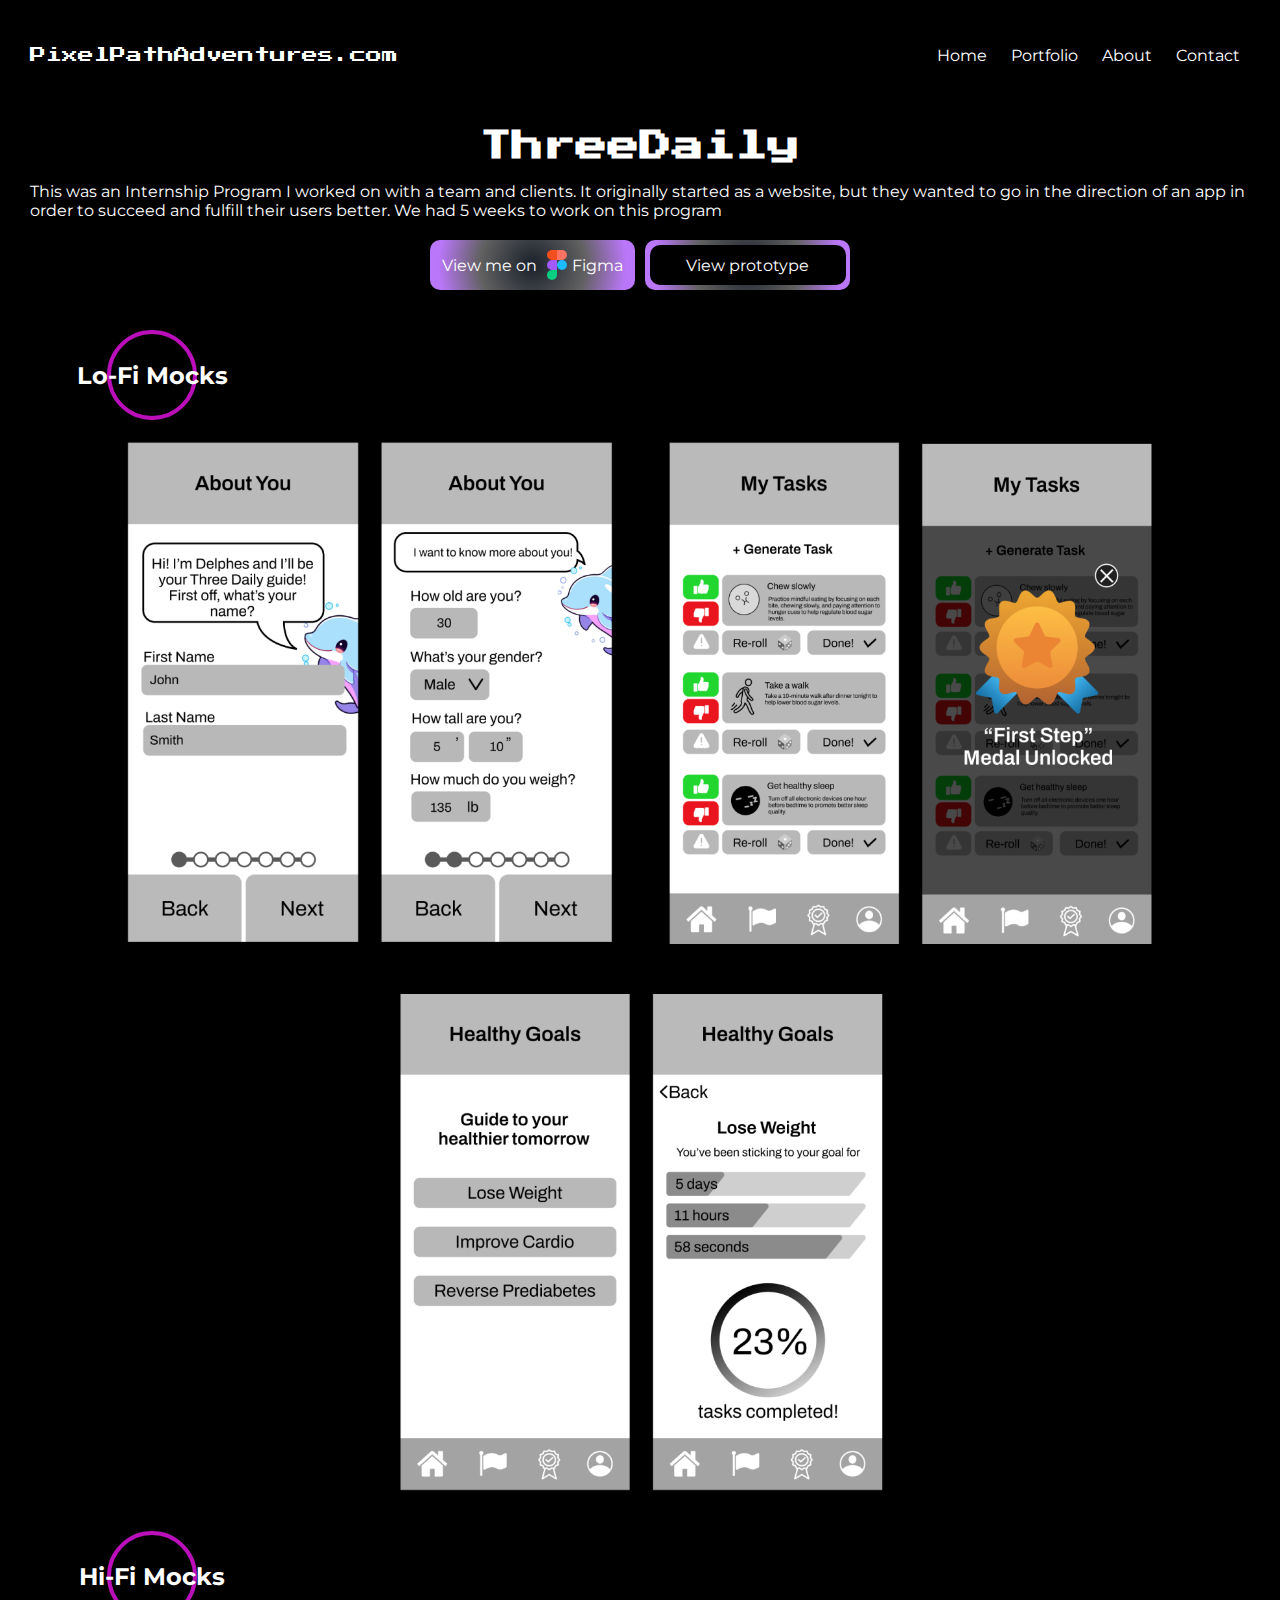
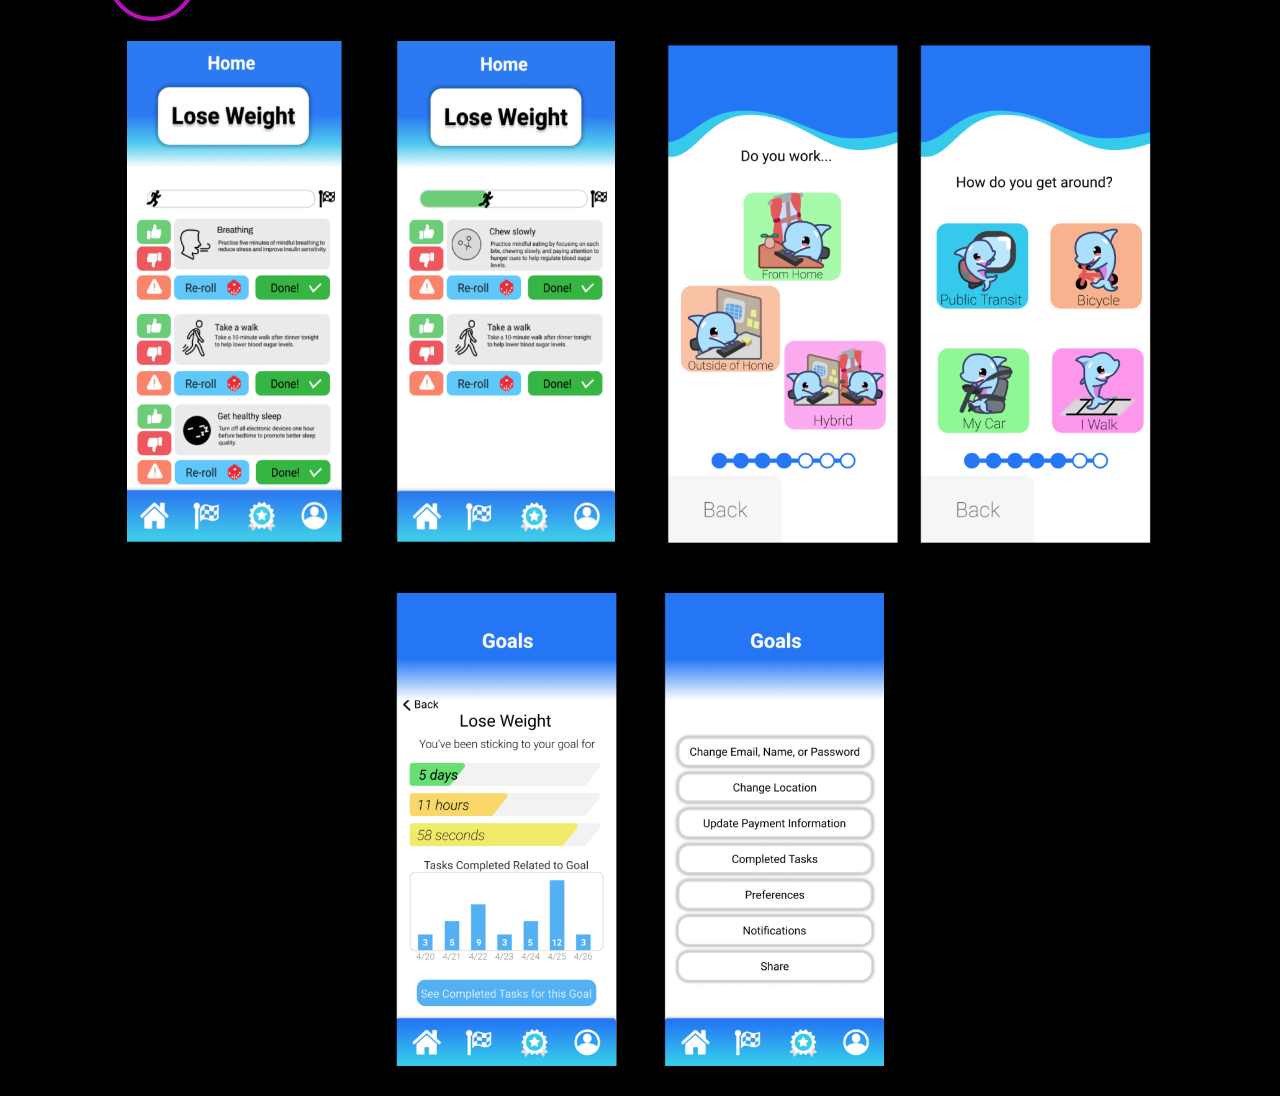
<file: threedaily.html>
<!DOCTYPE html>

<head>
    <meta charset="utf-8">
    <meta http-equiv="X-UA-Compatible" content="IE=edge">
    <title></title>
    <meta name="description" content="">
    <meta name="viewport" content="width=device-width, initial-scale=1">
    <link rel="stylesheet" href="styles.css">
    <title>Eloura Stark - UX Designer/Researcher</title>
    <link rel="preconnect" href="https://fonts.googleapis.com">
    <link rel="preconnect" href="https://fonts.gstatic.com" crossorigin>
    <link
        href="https://fonts.googleapis.com/css2?family=Montserrat:wght@400;500;600;700&family=Press+Start+2P&display=swap"
        rel="stylesheet">
    <script>
        document.addEventListener("DOMContentLoaded", function() {
    const mobileNav = document.querySelector('.mobileNav img');
    const navOverlay = document.querySelector('.navOverlay');
    const closeBtn = navOverlay.querySelector('img');

    mobileNav.addEventListener('click', function() {
        navOverlay.style.display = 'flex';
    });

    closeBtn.addEventListener('click', function() {
        navOverlay.style.display = 'none';
    });
});

    </script>
</head>

<body>
    <header style="display: flex; align-items:center;">
        <div style="display: flex; align-items: center; gap: 40px">
            <div class="mobileNav">
                <img src="assets/bars-solid.svg" height="30px" onClick="" />
            </div>
            <div class="navOverlay">
                <img src="assets/xmark-solid.svg" height="50px" onClick="" />
                <span><a href="index.html">Home</a></span>
                <span><a href="portfolio.html" class="portfolio-link">Portfolio</a></span>
                <div class="dropdown-menu">
                    <span><a href="gamelux.html">GameLux</a></span>
                    <span><a href="citypups.html">CityPups</a></span>
                    <span><a href="subhub.html">$ubHub</a></span>
                    <span><a href="threedaily.html">ThreeDaily</a></span>
                </div>
                <span><a href="about.html">About</a></span>
                <span><a href="contact.html">Contact</a></span>
            </div>
            <div class="mainTitle">PixelPathAdventures.com</div>
        </div>
        <nav>
            <div class="fullNav">
                <span><a href="index.html">Home</a></span>
                <div class="portfolio-dropdown">
                    <span><a href="portfolio.html" class="portfolio-link">Portfolio</a></span>
                    <div class="dropdown-menu">
                        <span><a href="gamelux.html">GameLux</a></span>
                        <span><a href="citypups.html">CityPups</a></span>
                        <span><a href="subhub.html">$ubHub</a></span>
                        <span><a href="threedaily.html">ThreeDaily</a></span>
                    </div>
                </div>
                <span><a href="about.html">About</a></span>
                <span><a href="contact.html">Contact</a></span>
            </div>
        </nav>
    </header>
      <main>
        <div style="display: flex; flex-direction: column; align-items: center; gap: 20px; margin-top: 50px">
        <h1 class="title">ThreeDaily</h1>
        <p>
            This was an Internship Program I worked on with a team and clients.  It originally started as a website, but they wanted to go in the direction of an app in order to succeed and fulfill their users better.  We had 5 weeks to work on this program
        </p>
        
    <div style="width: 420px; display: flex; gap: 10px">
        <a href="https://www.figma.com/design/asWdGIWt2woyJvmDDqXEoa/IDP-Case-Study?node-id=0-1&t=VVVdrPlbJtMHdkSC-1"
        target="_blank" class="figmaButton">
        View me on <img src="assets/figmalogo.svg" style="width:20px; margin-left: 10px; margin-right: 5px;" />
        Figma
    </a>
        <a href="https://www.figma.com/proto/rmXpwFyBYSgeaaEaTmJn1b/ThreeDaily-IDP?node-id=1-4239&t=AdCbUAYFfxDe80qP-0&scaling=contain&content-scaling=fixed&page-id=0%3A1&starting-point-node-id=1%3A4380&show-proto-sidebar=1"
            target="_blank" class="prototypeButton" style="padding:0">
            <div>View prototype</div>
        </a>
    </div>
    <div style="margin-top: 20px; width: 100%">
        <div class="portImgLabel" style="margin-bottom: 20px">
            <h2 style="text-align: center">Lo-Fi Mocks</h2>
            <div class="portImgLabelText"> 
            </div>  
        </div>
        <div class="portImgContainer">
            <div style="display: flex; justify-content: center; gap: 50px; flex-wrap: wrap">
                <img src="assets/ThreeDailyLofi1.png" style="width: 40%" />
                <img src="assets/ThreeDailyLofi2.png" style="width: 40%" />
                <img src="assets/ThreeDailyLofi3.png" style="width: 40%" />
            </div>
        </div>
    </div>
    <div style="margin-top: 20px; width: 100%">
        <div class="portImgLabel" style="margin-bottom: 20px">
            <h2 style="text-align: center">Hi-Fi Mocks</h2>
            <div class="portImgLabelText"> 
            </div>  
        </div>
        <div class="portImgContainer">
            <div style="display: flex; justify-content: center; gap: 50px; flex-wrap: wrap">
                <img src="assets/ThreeDailyHifi1.png" style="width: 40%" />
                <img src="assets/ThreeDailyHifi2.png" style="width: 40%" />
                <img src="assets/ThreeDailyHifi3.png" style="width: 40%" />
            </div>
        </div>
    </div>
       
    </div>
      </main>
        
        
    </body>
</html>
</file>
<file: styles.css>
* {
    box-sizing: border-box;
    margin: 0;
}

body {
    background-color: black;
    font-family: "Montserrat", sans-serif;
    color: white;
    padding: 30px;
}

header {
    height: 50px;
    display: flex;
    justify-content: space-between;
    width: 100%;
    top: 0;
  }
  
  .title, .mainTitle {
    font-family: "Press Start 2P", system-ui;
  }
  

 a, a:visited {
    color: white;
    text-decoration: none;
    padding: 0 10px;
  }
  
  .fullNav {
    display: block;
  }

  .portfolio-dropdown {
    position: relative;
    display: inline-block;
}

.dropdown-menu {
    display: none;
    position: absolute;
    background-color: white;
    min-width: 160px;
    box-shadow: 0px 8px 16px rgba(0, 0, 0, 0.2);
    z-index: 1;
}

.portfolio-dropdown:hover .dropdown-menu {
    display: block;
}

.dropdown-menu span {
    display: block;
    padding: 12px 16px;
    text-align: left;
}

.dropdown-menu span a {
    color: black;
    text-decoration: none;
    display: block;
}

.dropdown-menu span:hover {
    background-color: #ddd;
}

.fullNav span a:hover,
.dropdown-menu span a:hover {
    color: #0073e6;
}

.dropdown-menu {
  display: none;
  position: absolute;
  background-color: white;
  min-width: 160px;
  box-shadow: 0px 8px 16px rgba(0, 0, 0, 0.2);
  z-index: 1;
}

  .mobileNav {
    display: none;
  }
  
  .mainContainer {
    display: flex;
    align-items: center;
    justify-content: space-between;
    margin-top: 50px;
    padding: 50px;
  }
  
  .mainContainer > h2 {
    font-family: "Press Start 2P", system-ui;
  }
  
  .mainLeft {
    width: 50%;
    text-align: left;
  }
  
  .portrait {
    border-radius: 50%;
    height: 350px;
    width: 350px;
  }
  
  .projectContainer {
    /* width: 90%; */
    height: auto;
    padding: 20px;
    display: flex;
    flex-wrap: wrap;
    justify-content: center;
    gap: 2em;
  }

  .project {
    height: 340px;
    width: 390px;
    border: 1px solid grey;

  }

  .project > h3 {
    padding: 5px;
  }

  .project > p {
    padding: 5px;
  }

  .projectImgContainer {
    display: flex;
    flex-wrap: wrap;
    justify-content: center;
  }

  .navOverlay {
    display: none;
  }

  .social {
    height: 60px;
  }

  .figmaButton, .prototypeButton {
    display:flex; 
    justify-content: center; 
    align-items: center; 
    width: 210px; 
    height: 50px; 
    background: rgb(34,40,49);
    background: radial-gradient(circle, rgba(34,40,49,1) 6%, rgba(97,97,97,1) 50%, rgba(186,119,249,1) 89%);
    border-radius: 10px;
  }

  .prototypeButton div {
    background-color: black;
    width: 196px;
    height: 40px;
    display: flex;
    justify-content: center;
    align-items: center;
    border-radius: 10px;
  }

  .portImgContainer {
    display: flex; 
    align-items: center; 
    justify-content: space-between; 
    gap: 20px
  }

  .portImgLabel {
    width: 20%; 
    display: flex; 
    align-items: center; 
    justify-content: center;
    position: relative;
  }

  .portImgLabel h2 {
    text-align: center; 
    position: absolute;
  }

  .portImgLabelText {
    display: flex; 
    align-items: center; 
    width: 90px; 
    height: 90px; 
    border: 4px solid rgb(186, 15, 186); 
    border-radius: 50%
  }

  @media screen and (max-width: 800px){
    .mainTitle {
        font-size: 0.75em !important;
    }
    .title {
        font-size: 1em;
    }
    .fullNav {
        display: none;
    }
    .mobileNav {
        display: flex;
        /* flex-direction: column; */
        cursor: pointer;
    }
    .navOverlay {
        position: absolute;
        top: 0;
        left: 0;
        width: 70%;
        height: 100%;
        background-color: rgba(0, 0, 0, 0.5);
        padding: 50px 30px;
        font-size: 2.3em;
        display: none; /* Initially hidden */
        flex-direction: column;
        align-items: flex-start;
        gap: 50px;
        -webkit-backdrop-filter: blur(10px);
        backdrop-filter: blur(10px);
        border-right: 2px solid grey;
    }
    .navOverlay img {
        position: absolute;
        top: 20px;
        right: 20px;
        cursor: pointer;
    }

    .mainContainer {
        padding: 0;
        flex-direction: column;;
    }

    .mainLeft {
        width: 80%;
    }

    .portrait {
        border-radius: 50%;
        height: 15em;
        width: 15em;
        margin-top: 20px;
      }

      .projectContainer {
        justify-content: center;
        margin: auto;
        width: 80%;
      }

      .projectImgContainer {
        flex-direction: column;
        align-items: center;
      }

      .projectImgContainer > div > img {
        height: 220px;
      }
  }
</file>
